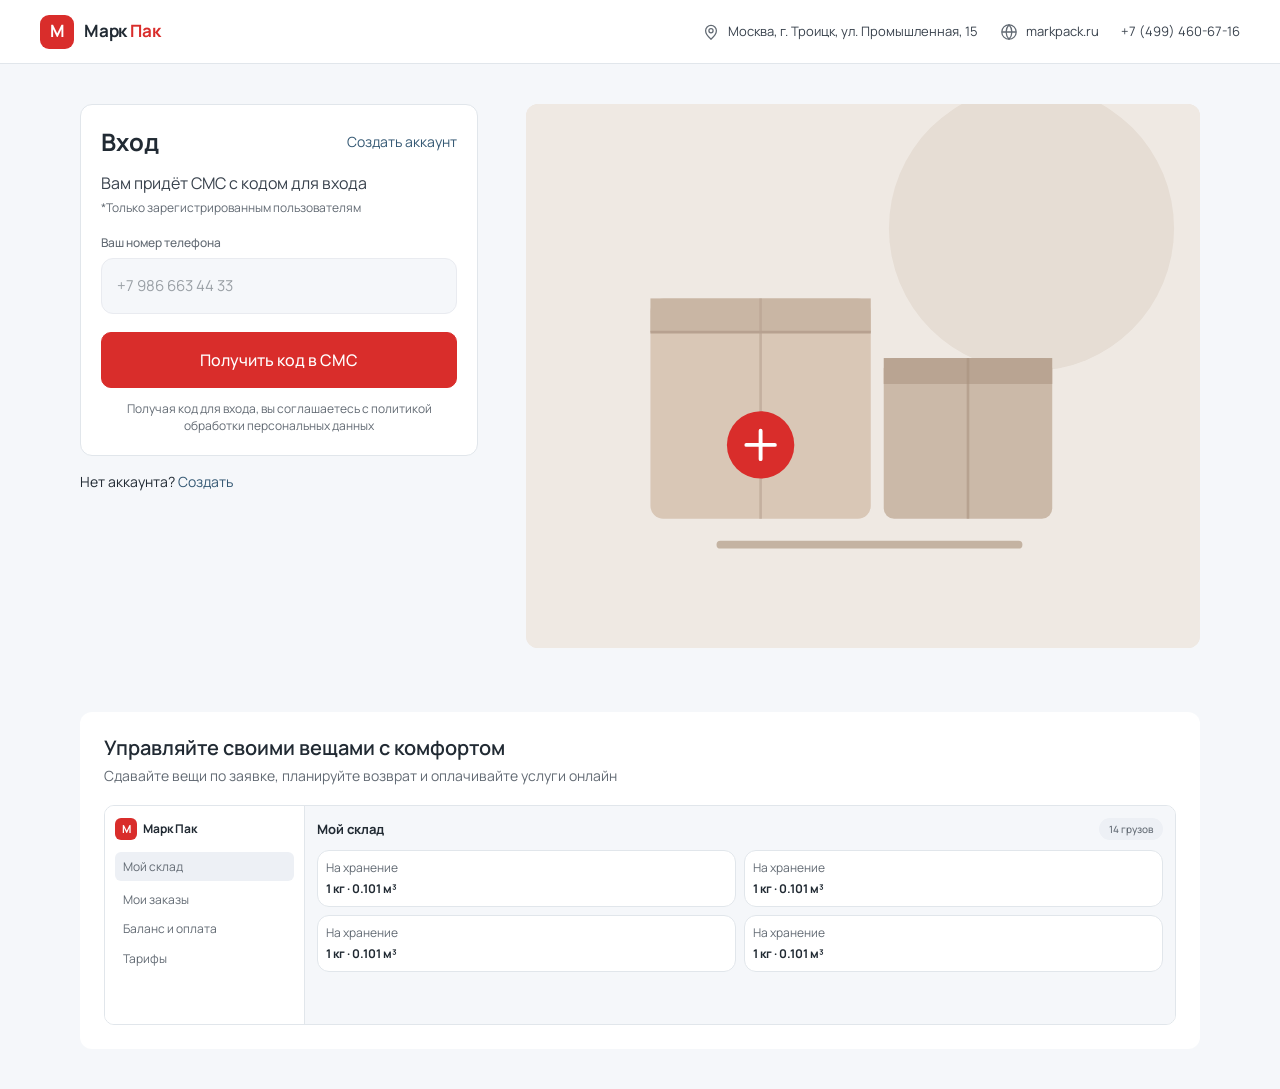
<file: index.html>
<!DOCTYPE html>
<html lang="ru">
<head>
<meta charset="utf-8">
<meta name="viewport" content="width=device-width, initial-scale=1">
<title>Вход — Марк Пак</title>
<link rel="icon" href="assets/img/favicon.svg" type="image/svg+xml">
<link rel="stylesheet" href="assets/css/app.css">
</head>
<body class="auth" data-page="login">

<header class="auth__header">
  <a href="index.html" class="row" style="gap:10px">
    <span class="logo-mark">М</span>
    <span class="logo-text">Марк <span>Пак</span></span>
  </a>
  <div class="auth__contacts">
    <span>
      <svg viewBox="0 0 20 20" fill="none"><path d="M10 18s6-5.1 6-9.3A6 6 0 0 0 4 8.7C4 12.9 10 18 10 18Z" stroke-width="1.4"/><circle cx="10" cy="8.6" r="2.3" stroke-width="1.4"/></svg>
      Москва, г. Троицк, ул. Промышленная, 15
    </span>
    <span>
      <svg viewBox="0 0 20 20" fill="none"><circle cx="10" cy="10" r="8" stroke-width="1.4"/><path d="M2.2 10h15.6M10 2c2 2.1 3.2 5 3.2 8s-1.2 5.9-3.2 8c-2-2.1-3.2-5-3.2-8S8 4.1 10 2Z" stroke-width="1.4"/></svg>
      markpack.ru
    </span>
    <span>+7 (499) 460-67-16</span>
  </div>
</header>

<main class="auth__body">
  <div>
    <div class="auth__card">
      <div class="row row--between" style="margin-bottom:12px">
        <div class="auth__title">Вход</div>
        <a href="#" style="font-size:14px" id="regLink">Создать аккаунт</a>
      </div>
      <p class="auth__sub">Вам придёт СМС с кодом для входа</p>
      <p class="auth__small">*Только зарегистрированным пользователям</p>

      <form id="loginForm" style="margin-top:18px">
        <div class="field" id="phoneField">
          <label class="field__label" for="phone">Ваш номер телефона</label>
          <input class="input" id="phone" name="phone" type="tel" placeholder="+7 986 663 44 33" autocomplete="tel">
        </div>
        <div class="field hidden" id="codeField">
          <label class="field__label" for="code">СМС код</label>
          <input class="input" id="code" name="code" inputmode="numeric" maxlength="6" placeholder="6 цифр">
          <p class="hint mt-8" id="resend">Отправить повторно: <span class="mono">60</span> сек.</p>
        </div>
        <button class="btn btn--primary btn--lg btn--block" type="submit" id="submitBtn">Получить код в СМС</button>
      </form>
      <p class="hint" style="margin-top:12px;text-align:center">Получая код для входа, вы соглашаетесь с политикой обработки персональных данных</p>
    </div>
    <p class="mt-16" style="font-size:14px">Нет аккаунта? <a href="#">Создать</a></p>
  </div>

  <div class="auth__art" aria-hidden="true">
    <svg viewBox="0 0 520 420" xmlns="http://www.w3.org/2000/svg">
      <rect width="520" height="420" fill="#EFE9E3"/>
      <circle cx="390" cy="96" r="110" fill="#E6DDD4"/>
      <rect x="96" y="150" width="170" height="170" rx="10" fill="#D9C7B6"/>
      <rect x="96" y="150" width="170" height="26" fill="#C9B6A4"/>
      <path d="M96 176h170" stroke="#B7A190" stroke-width="2"/>
      <path d="M181 150v170" stroke="#B7A190" stroke-width="2" opacity=".6"/>
      <rect x="276" y="196" width="130" height="124" rx="8" fill="#CBB9A8"/>
      <rect x="276" y="196" width="130" height="20" fill="#B9A492"/>
      <path d="M341 196v124" stroke="#A8917E" stroke-width="2" opacity=".55"/>
      <circle cx="181" cy="263" r="26" fill="#D92D2B"/>
      <path d="M170 263h22M181 252v22" stroke="#fff" stroke-width="3" stroke-linecap="round"/>
      <path d="M150 340h230" stroke="#C4B3A2" stroke-width="6" stroke-linecap="round"/>
    </svg>
  </div>
</main>

<footer class="auth__footer">
  <div class="auth__promo">
    <h2>Управляйте своими вещами с комфортом</h2>
    <p class="muted" style="font-size:14px">Сдавайте вещи по заявке, планируйте возврат и оплачивайте услуги онлайн</p>
    <div class="promo-mock">
      <div class="promo-mock__side">
        <div class="row" style="gap:6px;margin-bottom:12px"><span class="logo-mark" style="width:22px;height:22px;font-size:11px;border-radius:6px">М</span><b style="font-size:12px">Марк Пак</b></div>
        <div class="caption" style="background:#EDF0F5;border-radius:6px;padding:6px 8px;margin-bottom:4px">Мой склад</div>
        <div class="caption" style="padding:6px 8px">Мои заказы</div>
        <div class="caption" style="padding:6px 8px">Баланс и оплата</div>
        <div class="caption" style="padding:6px 8px">Тарифы</div>
      </div>
      <div class="promo-mock__main">
        <div class="row row--between" style="margin-bottom:10px">
          <b style="font-size:13px">Мой склад</b>
          <span class="chip chip--grey" style="font-size:10px">14 грузов</span>
        </div>
        <div style="display:grid;grid-template-columns:1fr 1fr;gap:8px">
          <div class="card" style="padding:8px"><div class="caption">На хранение</div><b style="font-size:12px">1 кг · 0.101 м³</b></div>
          <div class="card" style="padding:8px"><div class="caption">На хранение</div><b style="font-size:12px">1 кг · 0.101 м³</b></div>
          <div class="card" style="padding:8px"><div class="caption">На хранение</div><b style="font-size:12px">1 кг · 0.101 м³</b></div>
          <div class="card" style="padding:8px"><div class="caption">На хранение</div><b style="font-size:12px">1 кг · 0.101 м³</b></div>
        </div>
      </div>
    </div>
  </div>
</footer>

<script src="assets/js/data.js"></script>
<script src="assets/js/ui.js"></script>
<script>
(() => {
  const form = document.getElementById('loginForm');
  const phoneField = document.getElementById('phoneField');
  const codeField = document.getElementById('codeField');
  const btn = document.getElementById('submitBtn');
  const phone = document.getElementById('phone');
  const code = document.getElementById('code');
  const resend = document.getElementById('resend');
  let step = 'phone';
  let timer;

  document.getElementById('regLink').addEventListener('click', (e) => {
    e.preventDefault();
    UI.toast('Регистрация — в следующей версии прототипа');
  });

  function startTimer() {
    let left = 60;
    clearInterval(timer);
    resend.innerHTML = 'Отправить повторно: <span class="mono">60</span> сек.';
    timer = setInterval(() => {
      left -= 1;
      if (left <= 0) {
        clearInterval(timer);
        resend.innerHTML = '<a href="#" id="resendLink">Отправить повторно</a>';
        const link = document.getElementById('resendLink');
        if (link) link.addEventListener('click', (e) => { e.preventDefault(); startTimer(); });
        return;
      }
      resend.innerHTML = `Отправить повторно: <span class="mono">${left}</span> сек.`;
    }, 1000);
  }

  form.addEventListener('submit', (e) => {
    e.preventDefault();
    if (step === 'phone') {
      if (!phone.value.trim() || phone.value.replace(/\D/g, '').length < 10) {
        phone.focus();
        UI.toast('Введите номер телефона');
        return;
      }
      step = 'code';
      phoneField.classList.add('hidden');
      codeField.classList.remove('hidden');
      btn.textContent = 'Войти';
      btn.disabled = true;
      code.focus();
      startTimer();
      UI.toast('Код отправлен (демо: любые 6 цифр)');
      return;
    }
    if (code.value.replace(/\D/g, '').length !== 6) {
      UI.toast('Введите 6 цифр из СМС');
      return;
    }
    location.href = 'warehouse.html';
  });

  code.addEventListener('input', () => {
    btn.disabled = code.value.replace(/\D/g, '').length !== 6;
  });
})();
</script>
</body>
</html>
</file>
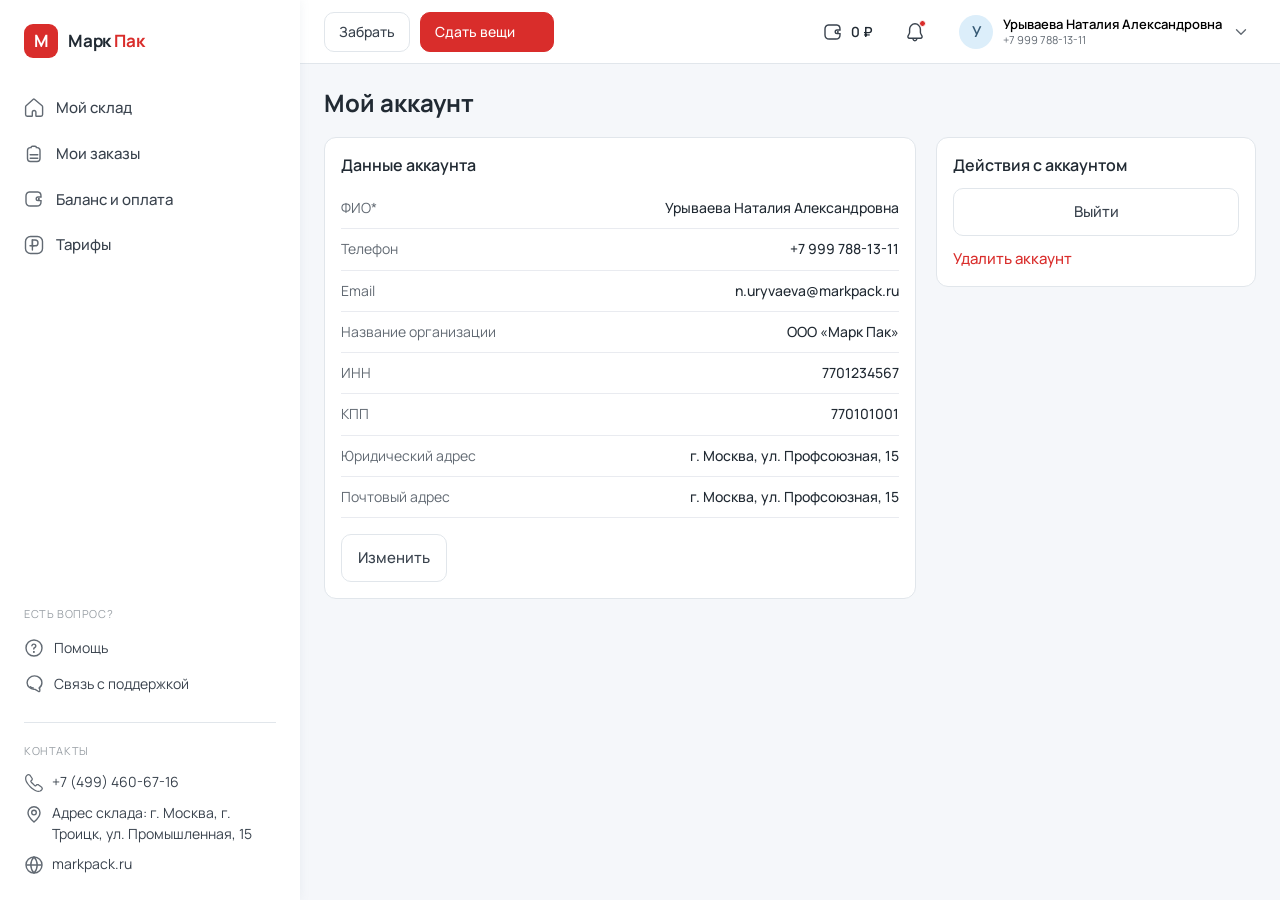
<file: account.html>
<!DOCTYPE html>
<html lang="ru">
<head>
<meta charset="utf-8">
<meta name="viewport" content="width=device-width, initial-scale=1">
<title>Мой аккаунт — Марк Пак</title>
<link rel="icon" href="assets/img/favicon.svg" type="image/svg+xml">
<link rel="stylesheet" href="assets/css/app.css">
</head>
<body data-page="account">
<div class="app">
  <aside class="sidebar" id="sidebar"></aside>
  <div class="main">
    <header class="topbar" id="topbar"></header>
    <main class="content">
      <div class="page-head"><h1>Мой аккаунт</h1></div>

      <div class="account-grid">
        <div class="card">
          <div id="viewMode">
            <h3 class="mb-12">Данные аккаунта</h3>
            <div id="dataRows"></div>
            <button class="btn btn--ghost mt-16" id="editBtn">Изменить</button>
          </div>

          <form id="editMode" class="hidden">
            <h3 class="mb-12">Изменить данные</h3>
            <div class="field"><label class="field__label">ФИО*</label><input class="input" id="fio" required></div>
            <div class="form-row">
              <div class="field"><label class="field__label">Email</label><input class="input" id="email" type="email" required></div>
              <div class="field"><label class="field__label">Телефон</label><input class="input" id="phone" disabled></div>
            </div>
            <div class="field"><label class="field__label">Название организации</label><input class="input" id="company"></div>
            <div class="form-row">
              <div class="field"><label class="field__label">ИНН</label><input class="input" id="inn"></div>
              <div class="field"><label class="field__label">КПП</label><input class="input" id="kpp"></div>
            </div>
            <div class="field"><label class="field__label">Юридический адрес</label><input class="input" id="legal"></div>
            <div class="field"><label class="field__label">Почтовый адрес</label><input class="input" id="postal"></div>
            <div class="row" style="justify-content:flex-end;gap:10px">
              <button type="button" class="btn btn--ghost" id="cancelEdit">Отмена</button>
              <button type="submit" class="btn btn--primary" style="min-width:180px">Сохранить</button>
            </div>
          </form>
        </div>

        <div class="card">
          <h3 class="mb-12">Действия с аккаунтом</h3>
          <a class="btn btn--ghost btn--block mb-12" href="index.html">Выйти</a>
          <button class="btn btn--link" id="deleteBtn" style="color:var(--primary)">Удалить аккаунт</button>
        </div>
      </div>
    </main>
  </div>
</div>
<nav class="bottom-nav" id="bottomNav"></nav>

<script src="assets/js/data.js"></script>
<script src="assets/js/ui.js"></script>
<script>
(() => {
  const u = window.DB.user;
  const rows = document.getElementById('dataRows');

  function render() {
    const items = [
      ['ФИО*', u.name],
      ['Телефон', u.phone],
      ['Email', u.email],
      ['Название организации', u.company],
      ['ИНН', u.inn],
      ['КПП', u.kpp],
      ['Юридический адрес', 'г. Москва, ул. Профсоюзная, 15'],
      ['Почтовый адрес', 'г. Москва, ул. Профсоюзная, 15']
    ];
    rows.innerHTML = items.map(([k, v]) => `<div class="data-row"><span>${UI.esc(k)}</span><b>${UI.esc(v)}</b></div>`).join('');
  }
  render();

  const view = document.getElementById('viewMode');
  const edit = document.getElementById('editMode');

  function fill() {
    document.getElementById('fio').value = u.name;
    document.getElementById('email').value = u.email;
    document.getElementById('phone').value = u.phone;
    document.getElementById('company').value = u.company;
    document.getElementById('inn').value = u.inn;
    document.getElementById('kpp').value = u.kpp;
    document.getElementById('legal').value = 'г. Москва, ул. Профсоюзная, 15';
    document.getElementById('postal').value = 'г. Москва, ул. Профсоюзная, 15';
  }

  document.getElementById('editBtn').addEventListener('click', () => {
    fill();
    view.classList.add('hidden');
    edit.classList.remove('hidden');
  });

  document.getElementById('cancelEdit').addEventListener('click', () => {
    edit.classList.add('hidden');
    view.classList.remove('hidden');
  });

  edit.addEventListener('submit', (e) => {
    e.preventDefault();
    u.name = document.getElementById('fio').value.trim();
    u.email = document.getElementById('email').value.trim();
    u.company = document.getElementById('company').value.trim();
    u.inn = document.getElementById('inn').value.trim();
    u.kpp = document.getElementById('kpp').value.trim();
    render();
    edit.classList.add('hidden');
    view.classList.remove('hidden');
    UI.toast('Данные сохранены');
  });

  document.getElementById('deleteBtn').addEventListener('click', () => {
    UI.openModal({
      title: 'Удалить аккаунт?',
      text: 'Будет сформирован запрос на удаление аккаунта. Данные будут удалены в течение 24 часов, восстановить их будет невозможно.',
      icon: 'warn',
      actions: [
        { label: 'Нет', className: 'btn--ghost' },
        { label: 'Да, удалить', className: 'btn--primary', onClick: () => {
          UI.closeModal();
          UI.openModal({
            icon: 'ok',
            title: 'Запрос успешно создан',
            text: 'Мы удалим данные в течение 24 часов.',
            actions: [{ label: 'Хорошо', onClick: () => { location.href = 'index.html'; } }]
          });
        } }
      ]
    });
  });
})();
</script>
</body>
</html>
</file>
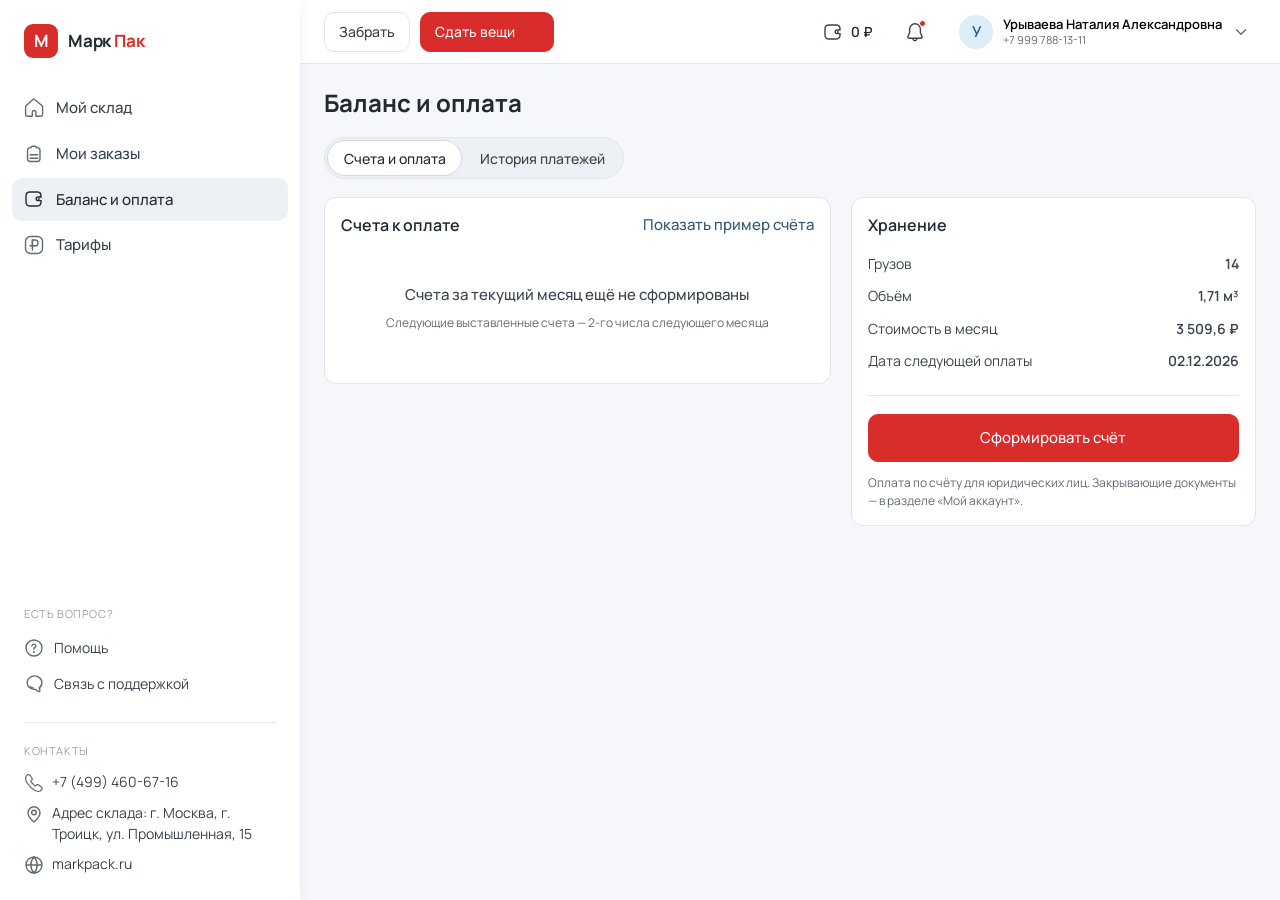
<file: balance.html>
<!DOCTYPE html>
<html lang="ru">
<head>
<meta charset="utf-8">
<meta name="viewport" content="width=device-width, initial-scale=1">
<title>Баланс и оплата — Марк Пак</title>
<link rel="icon" href="assets/img/favicon.svg" type="image/svg+xml">
<link rel="stylesheet" href="assets/css/app.css">
</head>
<body data-page="balance">
<div class="app">
  <aside class="sidebar" id="sidebar"></aside>
  <div class="main">
    <header class="topbar" id="topbar"></header>
    <main class="content">
      <div class="page-head"><h1>Баланс и оплата</h1></div>

      <div class="tabs" id="tabs">
        <button class="tab is-active" data-tab="bills">Счета и оплата</button>
        <button class="tab" data-tab="history">История платежей</button>
      </div>

      <section id="tabBills">
        <div class="balance-grid">
          <div class="card">
            <div class="row row--between mb-12">
              <h3>Счета к оплате</h3>
              <button class="btn btn--link small" id="demoInvoice">Показать пример счёта</button>
            </div>

            <div id="billsEmpty" class="empty" style="padding:36px 16px">
              <p style="color:var(--ink-2);font-weight:500">Счета за текущий месяц ещё не сформированы</p>
              <p class="hint mt-8">Следующие выставленные счета — 2-го числа следующего месяца</p>
            </div>

            <div id="billsList"></div>
          </div>

          <div class="card">
            <h3 class="mb-12">Хранение</h3>
            <div class="kv"><span>Грузов</span><b>14</b></div>
            <div class="kv"><span>Объём</span><b>1,71 м³</b></div>
            <div class="kv"><span>Стоимость в месяц</span><b>3 509,6 ₽</b></div>
            <div class="kv"><span>Дата следующей оплаты</span><b>02.12.2026</b></div>
            <div class="divider"></div>
            <button class="btn btn--primary btn--block" id="payBtn">Сформировать счёт</button>
            <p class="hint mt-12">Оплата по счёту для юридических лиц. Закрывающие документы — в разделе «Мой аккаунт».</p>
          </div>
        </div>
      </section>

      <section id="tabHistory" class="hidden">
        <div class="card" style="max-width:640px">
          <h3 class="mb-12">История платежей</h3>
          <div id="historyList"></div>
        </div>
      </section>
    </main>
  </div>
</div>
<nav class="bottom-nav" id="bottomNav"></nav>

<script src="assets/js/data.js"></script>
<script src="assets/js/ui.js"></script>
<script>
(() => {
  const DB = window.DB;

  document.querySelectorAll('[data-tab]').forEach(b => b.addEventListener('click', () => {
    document.querySelectorAll('[data-tab]').forEach(x => x.classList.toggle('is-active', x === b));
    document.getElementById('tabBills').classList.toggle('hidden', b.dataset.tab !== 'bills');
    document.getElementById('tabHistory').classList.toggle('hidden', b.dataset.tab !== 'history');
    window.scrollTo({ top: 0, behavior: 'smooth' });
  }));

  const history = document.getElementById('historyList');
  history.innerHTML = DB.payments.map(p => `
    <div class="history-row">
      <div>
        <div class="invoice__no">Счёт № ${UI.esc(p.no)}</div>
        <div class="invoice__type">${UI.esc(p.type)}</div>
        <div class="invoice__date">${UI.esc(p.date)}, ${UI.esc(p.time)}</div>
      </div>
      <span class="chip chip--grey">${UI.esc(p.status)}</span>
      <div class="row" style="gap:8px">
        <b class="mono">${UI.money(p.sum)} ₽</b>
        <button class="invoice__dl" aria-label="Скачать счёт">
          <svg viewBox="0 0 20 20" fill="none"><path d="M10 2.5v9.2M6.5 8.5 10 12l3.5-3.5" stroke-width="1.5" stroke-linecap="round" stroke-linejoin="round"/><path d="M3.5 13.2v1.8c0 1.4 1.1 2.5 2.5 2.5h8c1.4 0 2.5-1.1 2.5-2.5v-1.8" stroke-width="1.5" stroke-linecap="round"/></svg>
        </button>
      </div>
    </div>`).join('');

  history.querySelectorAll('.invoice__dl').forEach(b => b.addEventListener('click', () => UI.toast('Счёт скачан (демо)')));

  document.getElementById('demoInvoice').addEventListener('click', () => {
    document.getElementById('billsEmpty').classList.add('hidden');
    document.getElementById('billsList').innerHTML = `
      <div class="invoice">
        <div>
          <div class="invoice__no">Счёт № 1985</div>
          <div class="invoice__type">Хранение</div>
          <div class="invoice__date">выставлен 02.12.2026 · оплатить до 12.12.2026</div>
        </div>
        <div class="invoice__sum mono">3 509,60 ₽</div>
        <button class="invoice__dl" aria-label="Скачать счёт">
          <svg viewBox="0 0 20 20" fill="none"><path d="M10 2.5v9.2M6.5 8.5 10 12l3.5-3.5" stroke-width="1.5" stroke-linecap="round" stroke-linejoin="round"/><path d="M3.5 13.2v1.8c0 1.4 1.1 2.5 2.5 2.5h8c1.4 0 2.5-1.1 2.5-2.5v-1.8" stroke-width="1.5" stroke-linecap="round"/></svg>
        </button>
      </div>
      <div class="row mt-16" style="justify-content:flex-end">
        <button class="btn btn--ghost btn--sm" id="demoPay">Оплатить по счёту</button>
        <button class="btn btn--primary btn--sm" id="demoSbp">Оплатить СБП</button>
      </div>`;
    const dl = document.querySelector('#billsList .invoice__dl');
    if (dl) dl.addEventListener('click', () => UI.toast('Счёт скачан (демо)'));
    const pay = document.getElementById('demoPay');
    if (pay) pay.addEventListener('click', () => UI.openSuccess('Счёт оплачен', 'Средства поступят в течение рабочего дня'));
    const sbp = document.getElementById('demoSbp');
    if (sbp) sbp.addEventListener('click', () => UI.openPayment(3509.6));
  });

  document.getElementById('payBtn').addEventListener('click', () => UI.openTopUp());
})();
</script>
</body>
</html>
</file>
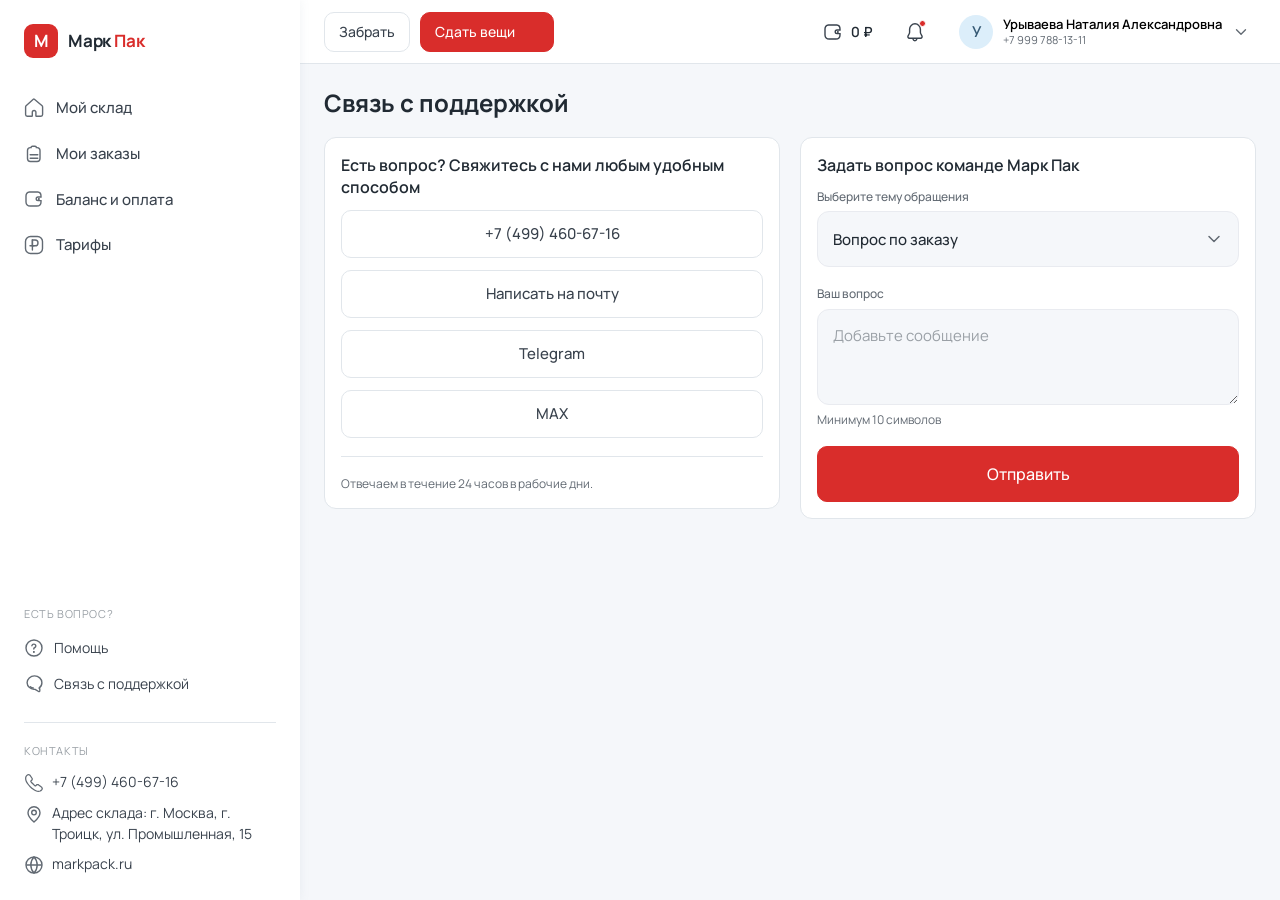
<file: contacts.html>
<!DOCTYPE html>
<html lang="ru">
<head>
<meta charset="utf-8">
<meta name="viewport" content="width=device-width, initial-scale=1">
<title>Связь с поддержкой — Марк Пак</title>
<link rel="icon" href="assets/img/favicon.svg" type="image/svg+xml">
<link rel="stylesheet" href="assets/css/app.css">
</head>
<body data-page="contacts">
<div class="app">
  <aside class="sidebar" id="sidebar"></aside>
  <div class="main">
    <header class="topbar" id="topbar"></header>
    <main class="content">
      <div class="page-head"><h1>Связь с поддержкой</h1></div>

      <div class="detail" style="grid-template-columns:minmax(0,1fr) minmax(0,1fr)">
        <div class="card">
          <h3 class="mb-12">Есть вопрос? Свяжитесь с нами любым удобным способом</h3>
          <a class="btn btn--ghost btn--block mb-12" href="tel:+74994606716">+7 (499) 460-67-16</a>
          <a class="btn btn--ghost btn--block mb-12" href="mailto:support@markpack.ru">Написать на почту</a>
          <a class="btn btn--ghost btn--block mb-12" href="https://t.me/markpack" target="_blank" rel="noreferrer">Telegram</a>
          <a class="btn btn--ghost btn--block" href="https://max.ru" target="_blank" rel="noreferrer">MAX</a>
          <div class="divider"></div>
          <p class="hint">Отвечаем в течение 24 часов в рабочие дни.</p>
        </div>

        <div class="card" id="formCard">
          <h3 class="mb-12">Задать вопрос команде Марк Пак</h3>
          <form id="supportForm">
            <div class="field">
              <label class="field__label">Выберите тему обращения</label>
              <select class="select" id="topic"></select>
            </div>
            <div class="field">
              <label class="field__label">Ваш вопрос</label>
              <textarea class="textarea" id="message" placeholder="Добавьте сообщение" minlength="10" required></textarea>
              <p class="hint">Минимум 10 символов</p>
            </div>
            <button class="btn btn--primary btn--lg btn--block" type="submit">Отправить</button>
          </form>
        </div>
      </div>
    </main>
  </div>
</div>
<nav class="bottom-nav" id="bottomNav"></nav>

<script src="assets/js/data.js"></script>
<script src="assets/js/ui.js"></script>
<script>
(() => {
  const topic = document.getElementById('topic');
  window.DB.supportTopics.forEach(t => topic.add(new Option(t, t)));

  document.getElementById('supportForm').addEventListener('submit', (e) => {
    e.preventDefault();
    const msg = document.getElementById('message').value.trim();
    if (msg.length < 10) { UI.toast('Опишите вопрос подробнее (минимум 10 символов)'); return; }
    document.getElementById('formCard').innerHTML = `
      <div class="empty" style="padding:40px 16px">
        <div style="font-size:28px;color:#2DB270;margin-bottom:8px">✓</div>
        <h3>Спасибо за ваше обращение!</h3>
        <p class="mt-8">Мы обработаем ваш вопрос и вернёмся с ответом в течение 24 часов.</p>
      </div>`;
  });
})();
</script>
</body>
</html>
</file>
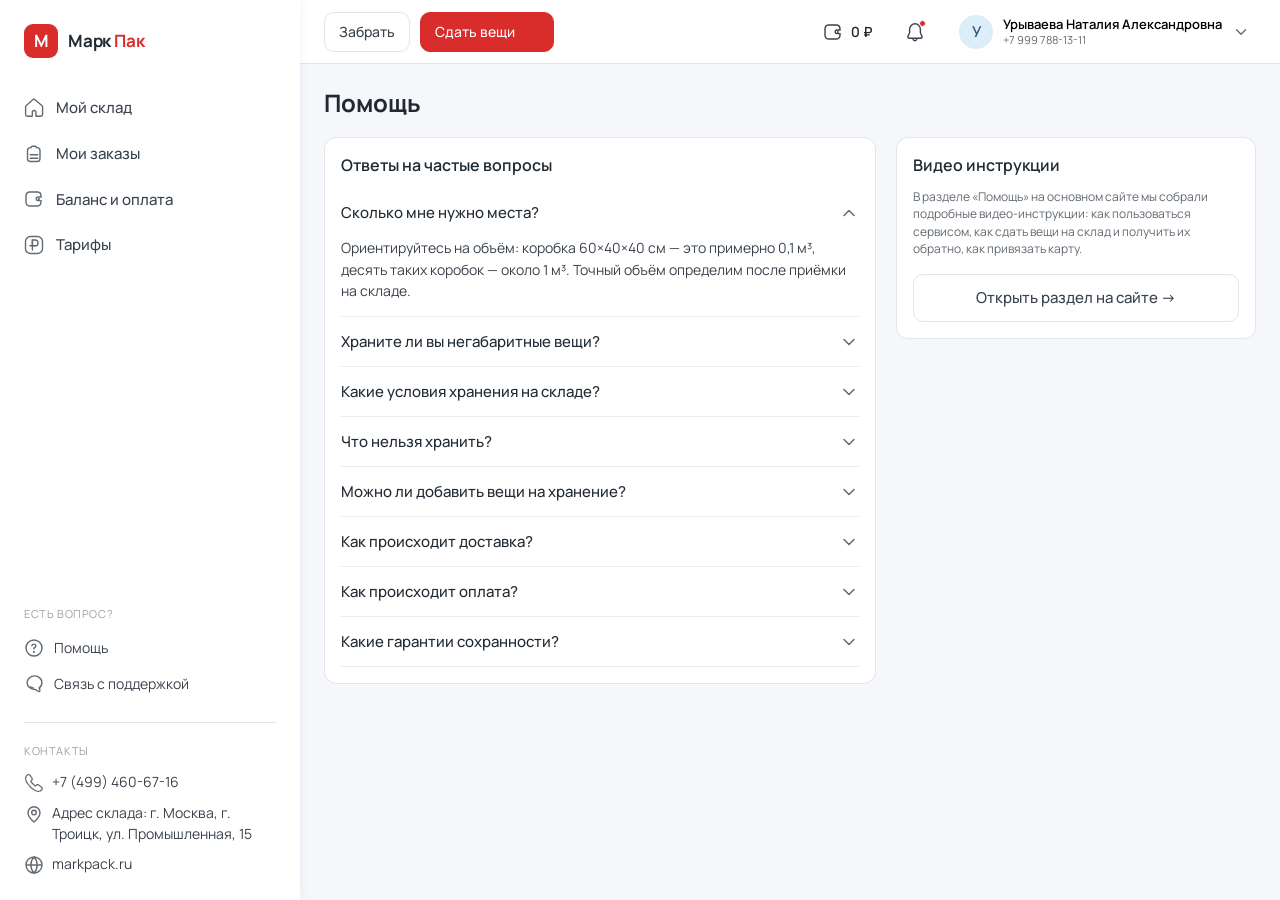
<file: faq.html>
<!DOCTYPE html>
<html lang="ru">
<head>
<meta charset="utf-8">
<meta name="viewport" content="width=device-width, initial-scale=1">
<title>Помощь — Марк Пак</title>
<link rel="icon" href="assets/img/favicon.svg" type="image/svg+xml">
<link rel="stylesheet" href="assets/css/app.css">
</head>
<body data-page="faq">
<div class="app">
  <aside class="sidebar" id="sidebar"></aside>
  <div class="main">
    <header class="topbar" id="topbar"></header>
    <main class="content">
      <div class="page-head"><h1>Помощь</h1></div>

      <div class="detail" style="grid-template-columns:minmax(0,1fr) 360px">
        <div class="card">
          <h3 class="mb-12">Ответы на частые вопросы</h3>
          <div id="faqList"></div>
        </div>

        <aside class="card">
          <h3 class="mb-12">Видео инструкции</h3>
          <p class="hint mb-16">В разделе «Помощь» на основном сайте мы собрали подробные видео-инструкции: как пользоваться сервисом, как сдать вещи на склад и получить их обратно, как привязать карту.</p>
          <a class="btn btn--ghost btn--block" href="https://markpack.ru" target="_blank" rel="noreferrer">Открыть раздел на сайте →</a>
        </aside>
      </div>
    </main>
  </div>
</div>
<nav class="bottom-nav" id="bottomNav"></nav>

<script src="assets/js/data.js"></script>
<script src="assets/js/ui.js"></script>
<script>
(() => {
  const list = document.getElementById('faqList');
  list.innerHTML = window.DB.faq.map((f, i) => `
    <div class="faq-item ${i === 0 ? 'is-open' : ''}">
      <button class="faq-q">${UI.esc(f.q)}
        <svg viewBox="0 0 20 20" fill="none"><path d="m5 7.5 5 5 5-5" stroke-width="1.5" stroke-linecap="round" stroke-linejoin="round"/></svg>
      </button>
      <div class="faq-a">${UI.esc(f.a)}</div>
    </div>`).join('');

  list.querySelectorAll('.faq-q').forEach(q => q.addEventListener('click', () => {
    q.closest('.faq-item').classList.toggle('is-open');
  }));
})();
</script>
</body>
</html>
</file>
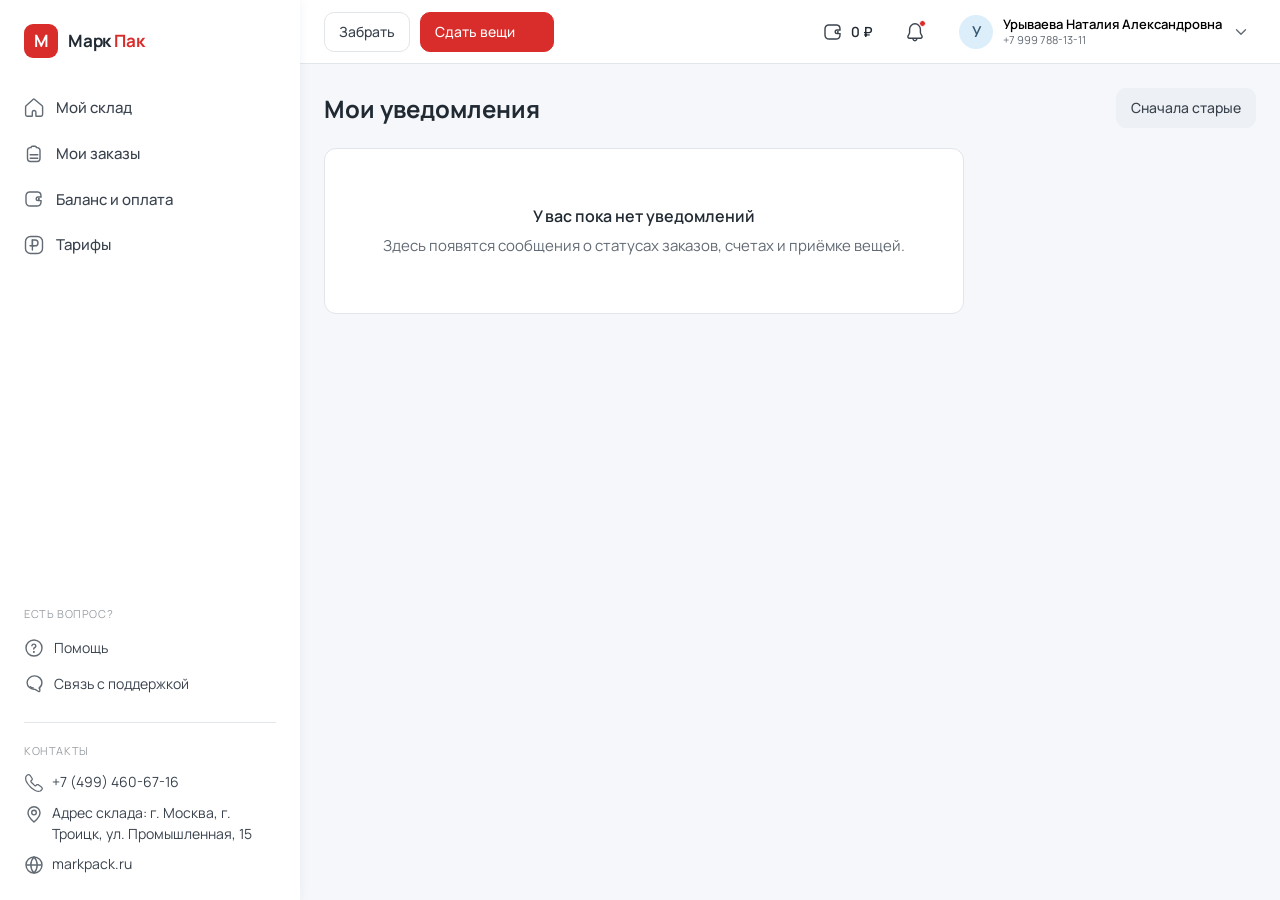
<file: notifications.html>
<!DOCTYPE html>
<html lang="ru">
<head>
<meta charset="utf-8">
<meta name="viewport" content="width=device-width, initial-scale=1">
<title>Уведомления — Марк Пак</title>
<link rel="icon" href="assets/img/favicon.svg" type="image/svg+xml">
<link rel="stylesheet" href="assets/css/app.css">
</head>
<body data-page="notifications">
<div class="app">
  <aside class="sidebar" id="sidebar"></aside>
  <div class="main">
    <header class="topbar" id="topbar"></header>
    <main class="content">
      <div class="page-head page-head--between">
        <h1>Мои уведомления</h1>
        <button class="btn btn--grey btn--sm" id="sortBtn">Сначала старые</button>
      </div>

      <div class="card" style="max-width:640px">
        <div class="empty" style="padding:40px 16px">
          <h3>У вас пока нет уведомлений</h3>
          <p class="mt-8">Здесь появятся сообщения о статусах заказов, счетах и приёмке вещей.</p>
        </div>
      </div>
    </main>
  </div>
</div>
<nav class="bottom-nav" id="bottomNav"></nav>

<script src="assets/js/data.js"></script>
<script src="assets/js/ui.js"></script>
<script>
(() => {
  const btn = document.getElementById('sortBtn');
  let order = 'old';
  btn.addEventListener('click', () => {
    order = order === 'old' ? 'new' : 'old';
    btn.textContent = order === 'old' ? 'Сначала старые' : 'Сначала новые';
    UI.toast('Сортировка изменена');
  });
})();
</script>
</body>
</html>
</file>
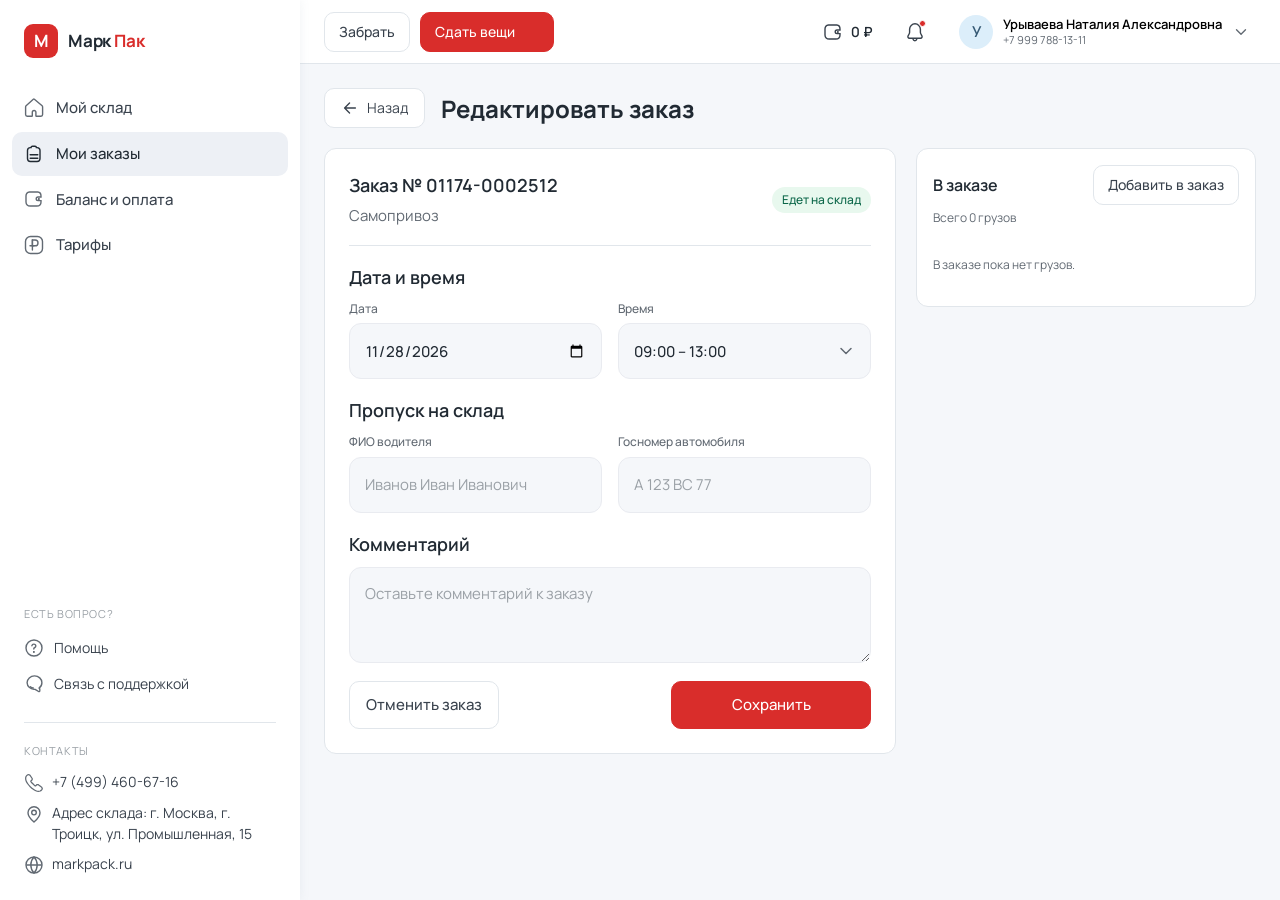
<file: order.html>
<!DOCTYPE html>
<html lang="ru">
<head>
<meta charset="utf-8">
<meta name="viewport" content="width=device-width, initial-scale=1">
<title>Заказ — Марк Пак</title>
<link rel="icon" href="assets/img/favicon.svg" type="image/svg+xml">
<link rel="stylesheet" href="assets/css/app.css">
</head>
<body data-page="orders">
<div class="app">
  <aside class="sidebar" id="sidebar"></aside>
  <div class="main">
    <header class="topbar" id="topbar"></header>
    <main class="content">
      <div class="page-head">
        <a class="back-btn" href="orders.html">
          <svg viewBox="0 0 20 20" fill="none"><path d="M16 10H5M9.5 4.5 4 10l5.5 5.5" stroke-width="1.5" stroke-linecap="round" stroke-linejoin="round"/></svg>
          Назад
        </a>
        <h1>Редактировать заказ</h1>
      </div>

      <div class="detail">
        <form class="form-card" id="orderForm" style="max-width:none">
          <div class="row row--between mb-8">
            <div>
              <h2 id="orderNo">Заказ № —</h2>
              <p class="muted mt-8" id="orderTitle"></p>
            </div>
            <span class="chip" id="orderStatus"></span>
          </div>
          <p class="hint hidden" id="readonlyNote" style="color:#B21412">Редактирование невозможно.</p>
          <div class="divider"></div>

          <div class="section__title">Дата и время</div>
          <div class="form-row">
            <div class="field">
              <label class="field__label">Дата</label>
              <input class="input" type="date" id="orderDate">
            </div>
            <div class="field">
              <label class="field__label">Время</label>
              <select class="select" id="orderTime">
                <option>09:00 – 13:00</option>
                <option>13:00 – 17:00</option>
                <option>13:00 – 20:00</option>
              </select>
            </div>
          </div>

          <div id="passBlock">
            <div class="section__title">Пропуск на склад</div>
            <div class="form-row">
              <div class="field"><label class="field__label">ФИО водителя</label><input class="input" placeholder="Иванов Иван Иванович"></div>
              <div class="field"><label class="field__label">Госномер автомобиля</label><input class="input" placeholder="А 123 ВС 77"></div>
            </div>
          </div>

          <div id="addressBlock" class="hidden">
            <div class="section__title">Адрес доставки</div>
            <div class="card card--flat mb-16">
              <b style="font-size:14px">г. Москва, ул. Профсоюзная, 15</b>
              <div class="caption mt-8">подъезд 2, этаж 5, домофон 15, лифт Пассажирский</div>
            </div>
            <div class="form-row">
              <div class="field"><label class="field__label">ФИО контактного лица</label><input class="input" value="Урываева Наталия Александровна"></div>
              <div class="field"><label class="field__label">Номер телефона</label><input class="input" value="+7 999 788-13-11"></div>
            </div>
          </div>

          <div class="section__title">Комментарий</div>
          <div class="field">
            <textarea class="textarea" id="orderComment" placeholder="Оставьте комментарий к заказу"></textarea>
          </div>

          <div class="row row--between" style="gap:12px">
            <button type="button" class="btn btn--ghost" id="cancelBtn">Отменить заказ</button>
            <button type="submit" class="btn btn--primary" style="min-width:200px" id="saveBtn">Сохранить</button>
          </div>
        </form>

        <aside class="detail__side">
          <div class="side-head">
            <h3>В заказе</h3>
            <button class="btn btn--ghost btn--sm" id="addItems">Добавить в заказ</button>
          </div>
          <div class="side-sub" id="itemsCount">Всего 0 грузов</div>
          <div id="itemsList"></div>
        </aside>
      </div>
    </main>
  </div>
</div>
<nav class="bottom-nav" id="bottomNav"></nav>

<script src="assets/js/data.js"></script>
<script src="assets/js/ui.js"></script>
<script>
(() => {
  const DB = window.DB;
  const params = new URLSearchParams(location.search);
  const no = params.get('no') || '01174-0002512';
  const order = DB.orders.find(o => o.no === no) || DB.orders[0];
  const items = DB.orderItems[order.no] || [];
  const editable = !!order.editable && !['CLOSED', 'CANCEL'].includes(order.status);

  document.getElementById('orderNo').textContent = `Заказ № ${order.no}`;
  document.getElementById('orderTitle').textContent = order.title;

  const statusChip = document.getElementById('orderStatus');
  statusChip.textContent = order.statusText;
  statusChip.className = 'chip ' + (order.status === 'CLOSED' ? 'chip--grey' : order.status === 'CANCEL' ? 'chip--red' : 'chip--green');

  const dateInput = document.getElementById('orderDate');
  const [d, m, y] = order.date.split('.');
  dateInput.value = `${y}-${m}-${d}`;

  const timeSelect = document.getElementById('orderTime');
  [...timeSelect.options].forEach(o => { if (o.textContent.trim() === order.time) timeSelect.value = o.value; });

  const isAsn = order.type === 'asn';
  document.getElementById('passBlock').classList.toggle('hidden', !isAsn || order.needDelivery);
  document.getElementById('addressBlock').classList.toggle('hidden', isAsn && !order.needDelivery);

  if (!editable) {
    document.getElementById('readonlyNote').classList.remove('hidden');
    document.querySelectorAll('#orderForm .input, #orderForm .select, #orderForm .textarea').forEach(el => el.disabled = true);
    document.getElementById('saveBtn').disabled = true;
    document.getElementById('cancelBtn').disabled = true;
    document.getElementById('addItems').disabled = true;
  }

  document.getElementById('itemsCount').textContent = `Всего ${items.length || order.items || 0} грузов`;
  const listEl = document.getElementById('itemsList');
  if (items.length) {
    listEl.innerHTML = items.map((it, i) => `
      <div class="mini-item">
        <div class="mini-item__img">${UI.I.box}</div>
        <div class="mini-item__body">
          <div class="mini-item__size">${it.weight} кг · ${Number(it.volume).toFixed(3)} м³ · ${it.qty} шт</div>
          <div class="mini-item__title">${UI.esc(it.title)}</div>
          <div class="mini-item__no">№ ${UI.esc(it.no)}</div>
        </div>
        ${editable ? `<button class="mini-item__del" data-del="${i}" aria-label="Удалить груз">✕</button>` : ''}
      </div>`).join('');
    listEl.querySelectorAll('[data-del]').forEach(b => b.addEventListener('click', () => {
      const idx = Number(b.dataset.del);
      const removed = items.splice(idx, 1)[0];
      UI.toast(`Груз ${removed.no} убран из заказа`);
      document.getElementById('itemsCount').textContent = `Всего ${items.length} грузов`;
      b.closest('.mini-item').remove();
    }));
  } else {
    listEl.innerHTML = `<p class="hint" style="padding:16px 0">В заказе пока нет грузов.</p>`;
  }

  document.getElementById('addItems').addEventListener('click', () => {
    if (!editable) return;
    location.href = 'refund.html';
  });

  document.getElementById('orderForm').addEventListener('submit', (e) => {
    e.preventDefault();
    UI.toast('Заказ сохранён');
    setTimeout(() => { location.href = 'orders.html'; }, 700);
  });

  document.getElementById('cancelBtn').addEventListener('click', () => {
    if (!editable) return;
    const paid = order.status === 'PACKED';
    UI.openModal({
      title: `Вы уверены, что хотите отменить заказ № ${order.no}?`,
      text: 'После отмены заказа восстановить его будет невозможно.',
      icon: 'warn',
      body: paid ? '<p class="hint mt-12" style="color:#B21412">На данном этапе отмена заказа будет платной. Расчёт услуги вы сможете посмотреть в разделе «Баланс и оплата».</p>' : '',
      actions: [
        { label: 'Нет', className: 'btn--ghost' },
        { label: 'Да', className: 'btn--primary', onClick: () => {
          order.status = 'CANCEL';
          order.statusText = 'Отменен';
          order.editable = false;
          UI.closeModal();
          UI.toast('Заказ отменён');
          setTimeout(() => { location.href = 'orders.html'; }, 700);
        } }
      ]
    });
  });
})();
</script>
</body>
</html>
</file>
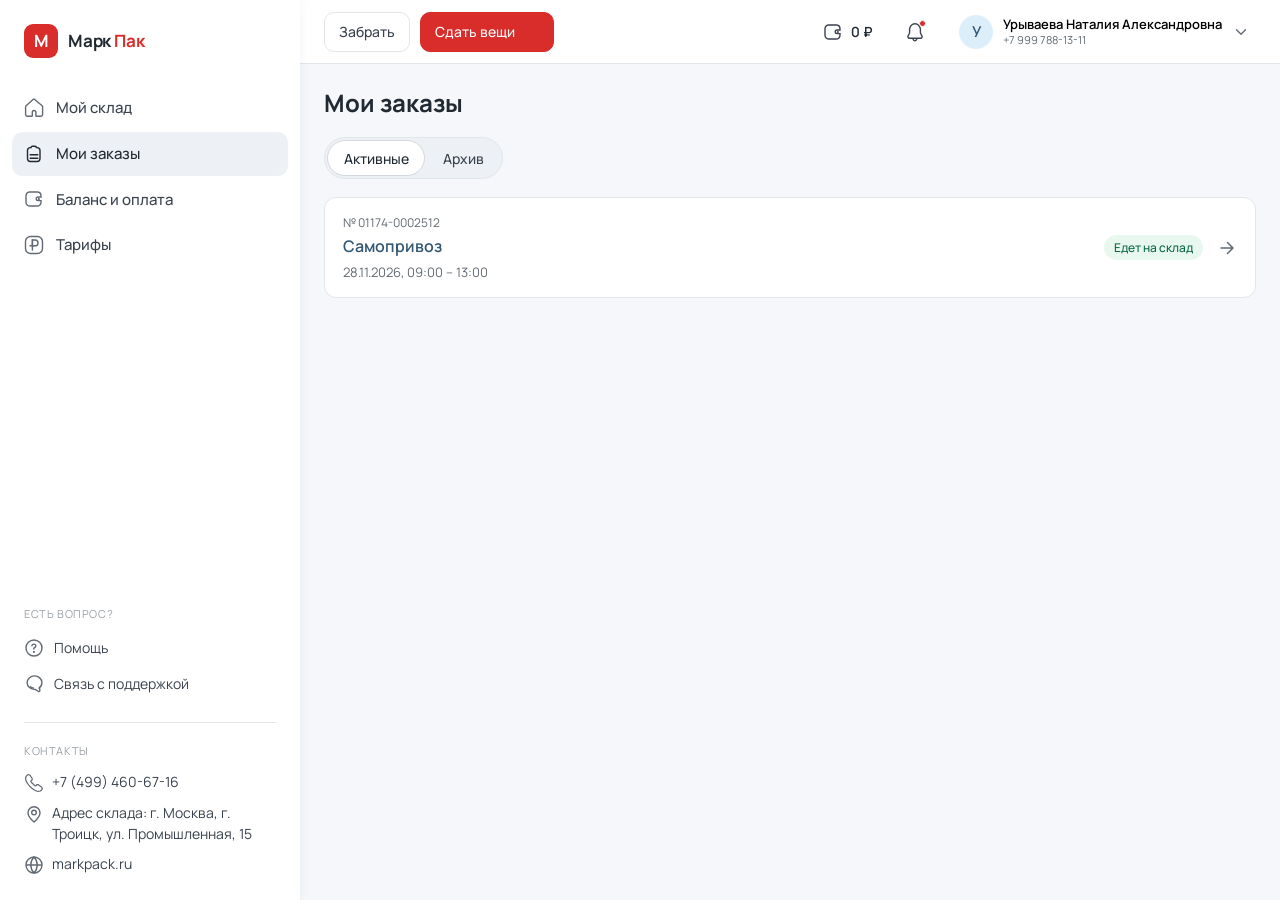
<file: orders.html>
<!DOCTYPE html>
<html lang="ru">
<head>
<meta charset="utf-8">
<meta name="viewport" content="width=device-width, initial-scale=1">
<title>Мои заказы — Марк Пак</title>
<link rel="icon" href="assets/img/favicon.svg" type="image/svg+xml">
<link rel="stylesheet" href="assets/css/app.css">
</head>
<body data-page="orders">
<div class="app">
  <aside class="sidebar" id="sidebar"></aside>
  <div class="main">
    <header class="topbar" id="topbar"></header>
    <main class="content">
      <div class="page-head"><h1>Мои заказы</h1></div>

      <div class="tabs" id="tabs">
        <button class="tab is-active" data-tab="active">Активные</button>
        <button class="tab" data-tab="archive">Архив</button>
      </div>

      <div id="list" class="order-list"></div>
    </main>
  </div>
</div>
<nav class="bottom-nav" id="bottomNav"></nav>

<script src="assets/js/data.js"></script>
<script src="assets/js/ui.js"></script>
<script>
(() => {
  const DB = window.DB;
  const list = document.getElementById('list');
  const ACTIVE = ['CREATED', 'PROCESSING', 'CONFIRMED', 'PACKED', 'DELIVERY', 'ACCEPTED'];

  function render(tab) {
    document.querySelectorAll('[data-tab]').forEach(b => b.classList.toggle('is-active', b.dataset.tab === tab));
    const items = DB.orders.filter(o => tab === 'active' ? ACTIVE.includes(o.status) : !ACTIVE.includes(o.status));
    if (!items.length) {
      list.innerHTML = `<div class="empty">
        <h3>${tab === 'active' ? 'Активных заказов нет' : 'В архиве пока пусто'}</h3>
        <p>${tab === 'active' ? 'Создайте заявку на сдачу или возврат вещей.' : 'Здесь появятся завершённые и отменённые заказы.'}</p>
        ${tab === 'active' ? '<a class="btn btn--primary mt-16" href="send.html" style="display:inline-flex">Сдать вещи</a>' : ''}
      </div>`;
      return;
    }
    list.innerHTML = items.map(o => UI.orderRow(o)).join('');
  }

  document.querySelectorAll('[data-tab]').forEach(b => b.addEventListener('click', () => render(b.dataset.tab)));
  render('active');
})();
</script>
</body>
</html>
</file>
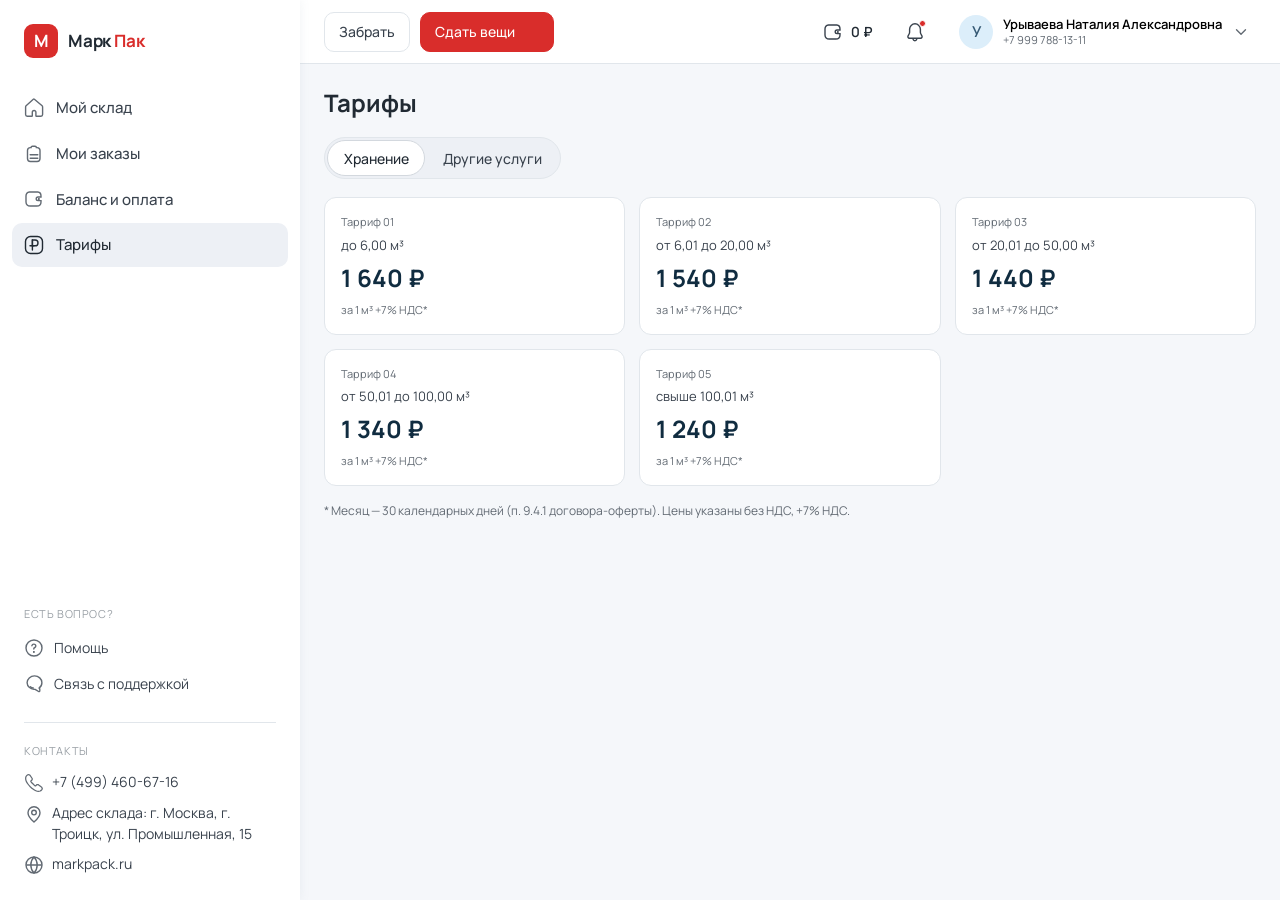
<file: prices.html>
<!DOCTYPE html>
<html lang="ru">
<head>
<meta charset="utf-8">
<meta name="viewport" content="width=device-width, initial-scale=1">
<title>Тарифы — Марк Пак</title>
<link rel="icon" href="assets/img/favicon.svg" type="image/svg+xml">
<link rel="stylesheet" href="assets/css/app.css">
</head>
<body data-page="prices">
<div class="app">
  <aside class="sidebar" id="sidebar"></aside>
  <div class="main">
    <header class="topbar" id="topbar"></header>
    <main class="content">
      <div class="page-head"><h1>Тарифы</h1></div>

      <div class="tabs" id="tabs">
        <button class="tab is-active" data-tab="storage">Хранение</button>
        <button class="tab" data-tab="other">Другие услуги</button>
      </div>

      <section id="tabStorage">
        <div class="price-grid" id="priceGrid"></div>
        <p class="hint mt-16">* Месяц — 30 календарных дней (п. 9.4.1 договора-оферты). Цены указаны без НДС, +7% НДС.</p>
      </section>

      <section id="tabOther" class="hidden">
        <div class="card" style="max-width:720px">
          <h3>Доставка</h3>
          <div class="delivery-row">
            <div>
              <b style="color:var(--ink)">по Москве</b>
              <p class="hint mt-8">Единая стоимость вне зависимости от сложности и габаритов вещей</p>
            </div>
            <div style="text-align:right"><b>2 675 ₽ / м³</b><div class="caption">для юридических лиц</div></div>
          </div>
          <div class="delivery-row">
            <div>
              <b style="color:var(--ink)">за МКАД</b>
              <p class="hint mt-8">Кроме ТиНАО, Подольска и Климовска</p>
            </div>
            <div style="text-align:right"><b>+ 139,1 ₽ / км</b><div class="caption">к стоимости по Москве</div></div>
          </div>
          <div class="section__title mt-24">Ограничения</div>
          <ul style="padding-left:18px;list-style:disc;color:var(--ink-2);font-size:14px;line-height:1.7">
            <li>Вес одного грузового места — не более 100 кг</li>
            <li>Не перевозим пианино и антиквариат</li>
            <li>Не храним горючие и взрывоопасные материалы, продукты, растения и животных</li>
          </ul>
        </div>
      </section>
    </main>
  </div>
</div>
<nav class="bottom-nav" id="bottomNav"></nav>

<script src="assets/js/data.js"></script>
<script src="assets/js/ui.js"></script>
<script>
(() => {
  const DB = window.DB;
  const grid = document.getElementById('priceGrid');
  const individual = DB.user.type === 'individual';

  if (individual) {
    grid.innerHTML = DB.tariffsIndividual.map(t => `
      <div class="price-card">
        <div class="price-card__num">${t.n === '—' ? 'Персональный тариф' : 'Тариф ' + t.n}</div>
        <div class="price-card__vol">${UI.esc(t.title)}</div>
        <div class="price-card__sum">${t.price === 'Индивидуально' ? 'Индивидуально' : t.price + ' ₽'}</div>
        <div class="price-card__note">${t.price === 'Индивидуально' ? 'объём — любой' : 'в месяц*, объём ' + t.vol}</div>
      </div>`).join('');
  } else {
    grid.innerHTML = DB.tariffsCompany.map(t => `
      <div class="price-card">
        <div class="price-card__num">Тарриф ${t.n}</div>
        <div class="price-card__vol">${t.range}</div>
        <div class="price-card__sum">${t.price} ₽</div>
        <div class="price-card__note">за 1 м³ +7% НДС*</div>
      </div>`).join('');
  }

  document.querySelectorAll('[data-tab]').forEach(b => b.addEventListener('click', () => {
    document.querySelectorAll('[data-tab]').forEach(x => x.classList.toggle('is-active', x === b));
    document.getElementById('tabStorage').classList.toggle('hidden', b.dataset.tab !== 'storage');
    document.getElementById('tabOther').classList.toggle('hidden', b.dataset.tab !== 'other');
  }));
})();
</script>
</body>
</html>
</file>
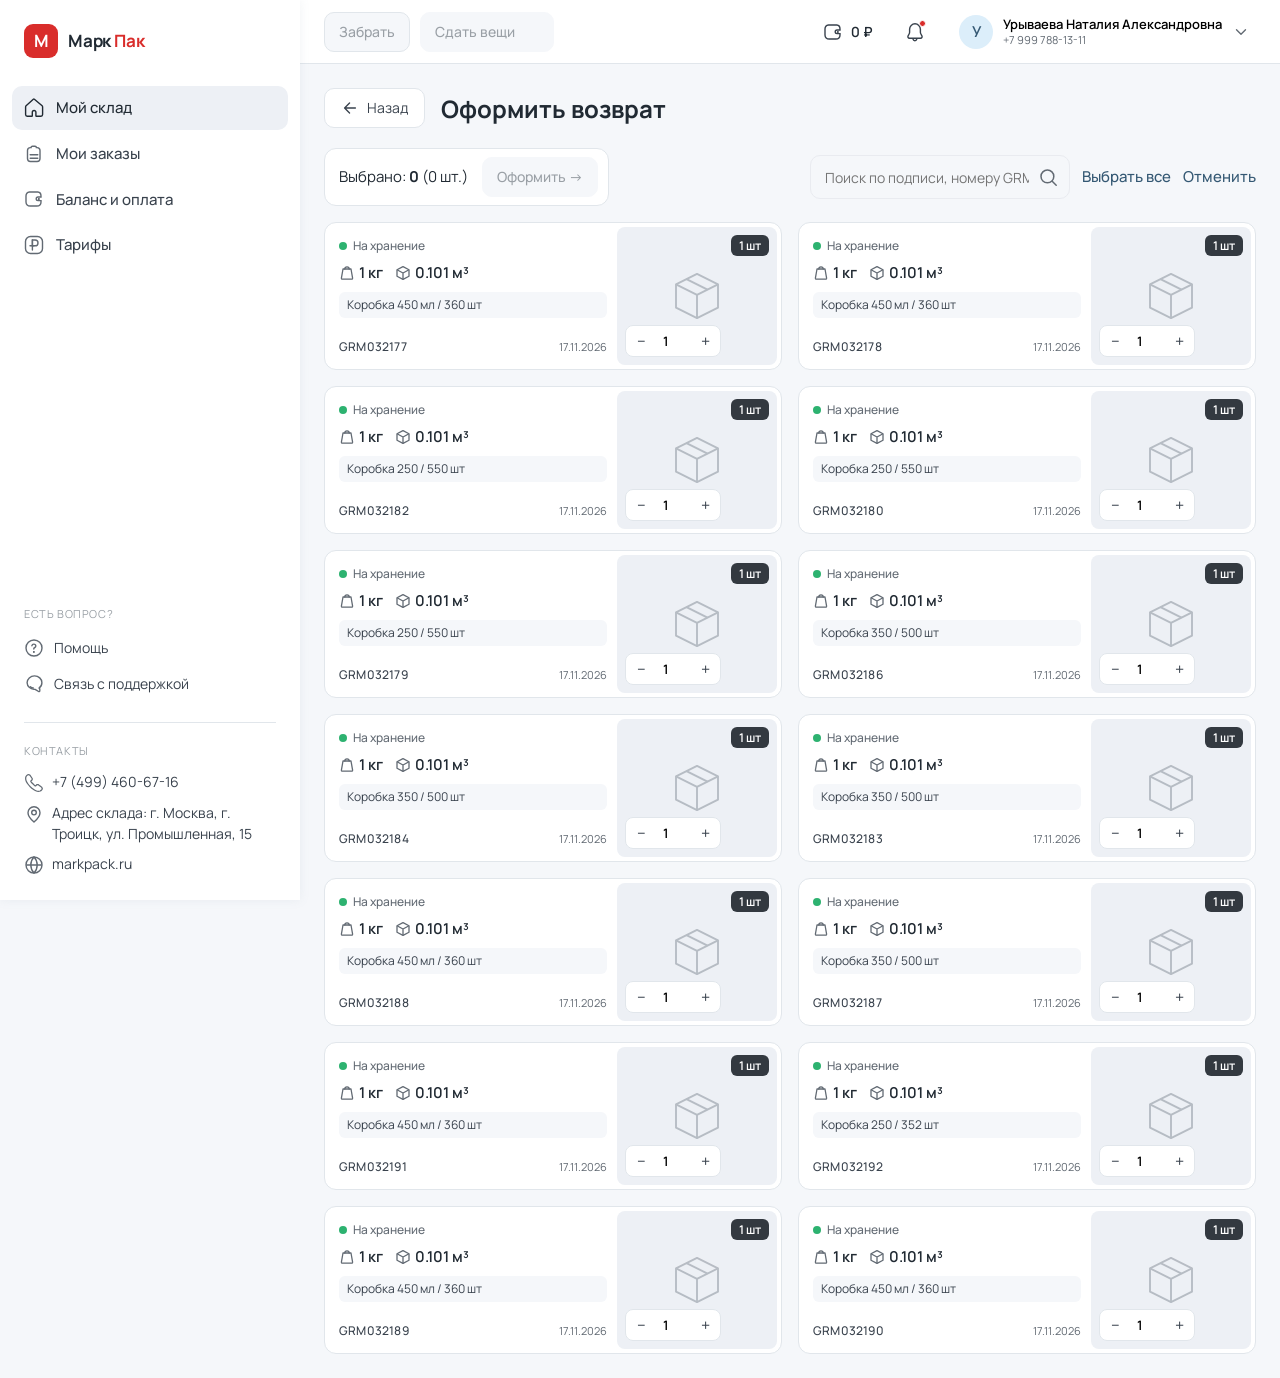
<file: refund.html>
<!DOCTYPE html>
<html lang="ru">
<head>
<meta charset="utf-8">
<meta name="viewport" content="width=device-width, initial-scale=1">
<title>Забрать вещи — Марк Пак</title>
<link rel="icon" href="assets/img/favicon.svg" type="image/svg+xml">
<link rel="stylesheet" href="assets/css/app.css">
</head>
<body data-page="warehouse" data-actions="off">
<div class="app">
  <aside class="sidebar" id="sidebar"></aside>
  <div class="main">
    <header class="topbar" id="topbar"></header>
    <main class="content">

      <!-- Шаг 1: выбор грузомест -->
      <section id="stepSelect">
        <div class="page-head">
          <a class="back-btn" href="warehouse.html">
            <svg viewBox="0 0 20 20" fill="none"><path d="M16 10H5M9.5 4.5 4 10l5.5 5.5" stroke-width="1.5" stroke-linecap="round" stroke-linejoin="round"/></svg>
            Назад
          </a>
          <h1>Оформить возврат</h1>
        </div>

        <div class="toolbar" style="align-items:center">
          <div class="card card--flat" style="display:flex;align-items:center;gap:14px;padding:8px 10px 8px 14px">
            <span id="selInfo">Выбрано: <b>0</b> (0 шт.)</span>
            <button class="btn btn--primary btn--sm" id="toForm" disabled>Оформить →</button>
          </div>
          <span class="spacer"></span>
          <div class="search">
            <input id="search" type="text" placeholder="Поиск по подписи, номеру GRM">
            <svg viewBox="0 0 20 20" fill="none"><circle cx="9.4" cy="9.4" r="6.4" stroke-width="1.5" stroke="#626A73"/><path d="m14.2 14.2 4 4" stroke-width="1.5" stroke-linecap="round" stroke="#626A73"/></svg>
          </div>
          <button class="btn btn--link" id="selectAll">Выбрать все</button>
          <button class="btn btn--link" id="clearAll">Отменить</button>
        </div>

        <div class="grm-grid" id="grid"></div>
        <div class="empty hidden" id="empty">
          <h3>Нечего выбирать</h3>
          <p>На хранении нет доступных грузомест.</p>
        </div>
      </section>

      <!-- Шаг 2: оформление -->
      <section id="stepForm" class="hidden">
        <div class="page-head">
          <button class="back-btn" id="backToSelect">
            <svg viewBox="0 0 20 20" fill="none"><path d="M16 10H5M9.5 4.5 4 10l5.5 5.5" stroke-width="1.5" stroke-linecap="round" stroke-linejoin="round"/></svg>
            Назад
          </button>
          <h1>Забрать вещи</h1>
        </div>

        <form class="form-card" id="refundForm">
          <div class="section__title">Груз</div>
          <div class="card card--flat mb-24">
            <div class="kv"><span>Количество</span><b id="sumQty">0 шт</b></div>
            <div class="kv"><span>Общий вес</span><b id="sumWeight">0 кг</b></div>
            <div class="kv"><span>Общий объём</span><b id="sumVolume">0 м³</b></div>
          </div>

          <div class="section__title">Вам нужна доставка?</div>
          <div class="radio-cards mb-24">
            <div class="radio-card is-active" data-delivery="self">
              <div class="radio-card__top"><span class="radio-dot"></span>Заберу сам(а)</div>
              <p>Забирайте вещи со склада с 9 до 18 часов по адресу: г. Москва, г. Троицк, ул. Промышленная, 15</p>
            </div>
            <div class="radio-card" data-delivery="need">
              <div class="radio-card__top"><span class="radio-dot"></span>Нужна доставка</div>
              <p>После согласования загрузим ваши вещи и доставим их обратно по указанному адресу</p>
            </div>
          </div>

          <div id="deliveryBlock" class="hidden">
            <div class="section__title">Куда доставить груз</div>
            <div class="card card--flat mb-24 row row--between">
              <div>
                <b style="font-size:14px">г. Москва, ул. Профсоюзная, 15</b>
                <div class="caption mt-8">подъезд 2, этаж 5, домофон 15, лифт Пассажирский</div>
              </div>
              <button type="button" class="btn btn--ghost btn--sm" id="changeAddress">Изменить</button>
            </div>

            <div class="section__title">Кто будет принимать груз?</div>
            <div class="form-row">
              <div class="field">
                <label class="field__label">ФИО*</label>
                <input class="input" value="Урываева Наталия Александровна" required>
              </div>
              <div class="field">
                <label class="field__label">Номер телефона*</label>
                <input class="input" value="+7 999 788-13-11" required>
              </div>
            </div>
            <label class="check mb-16"><input type="checkbox">Сообщения вместо звонков</label>

            <div class="section__title">Стоимость доставки</div>
            <div class="card card--flat mb-8">
              <div class="kv"><span>Стоимость 1 м³</span><b>2 675 ₽</b></div>
              <div class="kv"><span>Ваш объём</span><b id="costVolume">0 м³</b></div>
              <div class="divider" style="margin:12px 0"></div>
              <div class="kv"><span>Итого к оплате</span><b class="stat-big" style="font-size:20px" id="costTotal">0 ₽</b></div>
            </div>
            <p class="hint mb-24">Доставку необходимо оплатить до 9:00 дня доставки, иначе ваш заказ будет отменён. Оплатить позже можно в разделе «Баланс и оплата».</p>
          </div>

          <div class="section__title">Дата и время</div>
          <div class="form-row">
            <div class="field">
              <label class="field__label">Дата*</label>
              <select class="select" id="dateSelect"></select>
            </div>
            <div class="field">
              <label class="field__label">Время*</label>
              <select class="select" id="timeSelect">
                <option>09:00 – 13:00</option>
                <option>13:00 – 20:00</option>
              </select>
            </div>
          </div>

          <div class="section__title">Комментарий</div>
          <div class="field">
            <textarea class="textarea" placeholder="Оставьте комментарий к заказу"></textarea>
          </div>

          <div class="row" style="justify-content:flex-end">
            <button type="submit" class="btn btn--primary btn--lg" style="min-width:240px">Отправить заявку</button>
          </div>
        </form>
      </section>

    </main>
  </div>
</div>
<nav class="bottom-nav" id="bottomNav"></nav>

<script src="assets/js/data.js"></script>
<script src="assets/js/ui.js"></script>
<script>
(() => {
  const DB = window.DB;
  const grid = document.getElementById('grid');
  const empty = document.getElementById('empty');
  const selInfo = document.getElementById('selInfo');
  const toForm = document.getElementById('toForm');
  const search = document.getElementById('search');

  const selected = new Map();
  let delivery = 'self';
  let query = '';

  const stored = () => DB.grms.filter(g => g.status === 'stored');

  function render() {
    const list = stored().filter(g => !query || g.no.toLowerCase().includes(query) || (g.title || '').toLowerCase().includes(query));
    grid.innerHTML = list.map(g => UI.grmCard(g, { selectable: true, selected: selected.get(g.no) || 0 })).join('');
    empty.classList.toggle('hidden', list.length > 0);

    grid.querySelectorAll('.grm').forEach(card => {
      const no = card.dataset.grm;
      const g = DB.grms.find(x => x.no === no);
      const qtyInput = card.querySelector('[data-qty]');

      card.addEventListener('click', (e) => {
        if (e.target.closest('[data-stop]')) return;
        if (selected.has(no)) selected.delete(no);
        else selected.set(no, g.qty);
        sync();
      });

      const dec = card.querySelector('[data-dec]');
      const inc = card.querySelector('[data-inc]');
      if (dec) dec.addEventListener('click', (e) => {
        e.stopPropagation();
        const cur = selected.get(no) || g.qty;
        if (cur > 1) { selected.set(no, cur - 1); sync(); }
      });
      if (inc) inc.addEventListener('click', (e) => {
        e.stopPropagation();
        const cur = selected.get(no) || g.qty;
        if (cur < g.qty) { selected.set(no, cur + 1); sync(); }
      });
      if (qtyInput) qtyInput.addEventListener('click', (e) => e.stopPropagation());
      if (qtyInput) qtyInput.addEventListener('change', () => {
        let v = Math.max(1, Math.min(g.qty, Number(qtyInput.value) || 1));
        selected.set(no, v); sync();
      });

      const title = card.querySelector('[data-title]');
      if (title) title.addEventListener('click', (e) => { e.stopPropagation(); openTitle(g); });
    });

    syncCounters();
  }

  function syncCounters() {
    const totalQty = [...selected.values()].reduce((a, b) => a + b, 0);
    selInfo.innerHTML = `Выбрано: <b>${selected.size}</b> (${totalQty} шт.)`;
    toForm.disabled = selected.size === 0;
  }

  function sync() {
    grid.querySelectorAll('.grm').forEach(card => {
      const no = card.dataset.grm;
      const isSel = selected.has(no);
      card.classList.toggle('is-selected', isSel);
      const input = card.querySelector('[data-qty]');
      if (input && isSel) input.value = selected.get(no);
    });
    syncCounters();
  }

  function openTitle(g) {
    UI.openModal({
      title: 'Подпись к грузоместу',
      text: `Комментарий для грузоместа № ${g.no}`,
      body: `<div class="field mt-16"><label class="field__label">Что здесь хранится?</label>
        <textarea class="textarea" id="grmTitle">${UI.esc(g.title || '')}</textarea></div>`,
      actions: [
        { label: 'Отмена', className: 'btn--ghost' },
        { label: 'Сохранить', onClick: () => {
          g.title = document.getElementById('grmTitle').value.trim();
          UI.closeModal();
          render();
          UI.toast('Подпись сохранена');
        } }
      ]
    });
  }

  search.addEventListener('input', () => { query = search.value.trim().toLowerCase(); render(); });

  document.getElementById('selectAll').addEventListener('click', () => {
    stored().forEach(g => selected.set(g.no, g.qty));
    sync();
  });
  document.getElementById('clearAll').addEventListener('click', () => {
    selected.clear(); sync();
  });

  toForm.addEventListener('click', () => {
    document.getElementById('stepSelect').classList.add('hidden');
    document.getElementById('stepForm').classList.remove('hidden');
    window.scrollTo({ top: 0, behavior: 'smooth' });
    updateTotals();
  });
  document.getElementById('backToSelect').addEventListener('click', () => {
    document.getElementById('stepForm').classList.add('hidden');
    document.getElementById('stepSelect').classList.remove('hidden');
  });

  document.querySelectorAll('[data-delivery]').forEach(card => {
    card.addEventListener('click', () => {
      document.querySelectorAll('[data-delivery]').forEach(c => c.classList.remove('is-active'));
      card.classList.add('is-active');
      delivery = card.dataset.delivery;
      document.getElementById('deliveryBlock').classList.toggle('hidden', delivery !== 'need');
      updateTotals();
    });
  });

  document.getElementById('changeAddress').addEventListener('click', () => {
    UI.toast('Выбор адреса — в следующей версии прототипа');
  });

  const dateSelect = document.getElementById('dateSelect');
  const months = ['января', 'февраля', 'марта', 'апреля', 'мая', 'июня', 'июля', 'августа', 'сентября', 'октября', 'ноября', 'декабря'];
  const today = new Date();
  for (let i = 1; i <= 5; i++) {
    const d = new Date(today.getTime() + i * 86400000);
    const opt = document.createElement('option');
    opt.textContent = `${d.getDate()} ${months[d.getMonth()]}`;
    dateSelect.appendChild(opt);
  }

  function totals() {
    let qty = 0, weight = 0, volume = 0;
    selected.forEach((q, no) => {
      const g = DB.grms.find(x => x.no === no);
      if (!g) return;
      qty += q; weight += g.weight * q; volume += g.volume * q;
    });
    return { qty, weight, volume };
  }

  function updateTotals() {
    const t = totals();
    document.getElementById('sumQty').textContent = `${t.qty} шт`;
    document.getElementById('sumWeight').textContent = `${Number(t.weight.toFixed(2))} кг`;
    document.getElementById('sumVolume').textContent = `${t.volume.toFixed(3)} м³`;
    document.getElementById('costVolume').textContent = `${t.volume.toFixed(3)} м³`;
    document.getElementById('costTotal').textContent = `${UI.money(Math.round(t.volume * 2675))} ₽`;
  }

  document.getElementById('refundForm').addEventListener('submit', (e) => {
    e.preventDefault();
    const t = totals();
    UI.openModal({
      icon: 'ok',
      title: 'Заявка создана',
      text: `Мы получили заявку на возврат: ${selected.size} мест, ${t.qty} шт. Статус заказа можно отслеживать в разделе «Мои заказы».`,
      actions: [{ label: 'Перейти к заказам', onClick: () => { location.href = 'orders.html'; } }]
    });
  });

  render();
})();
</script>
</body>
</html>
</file>
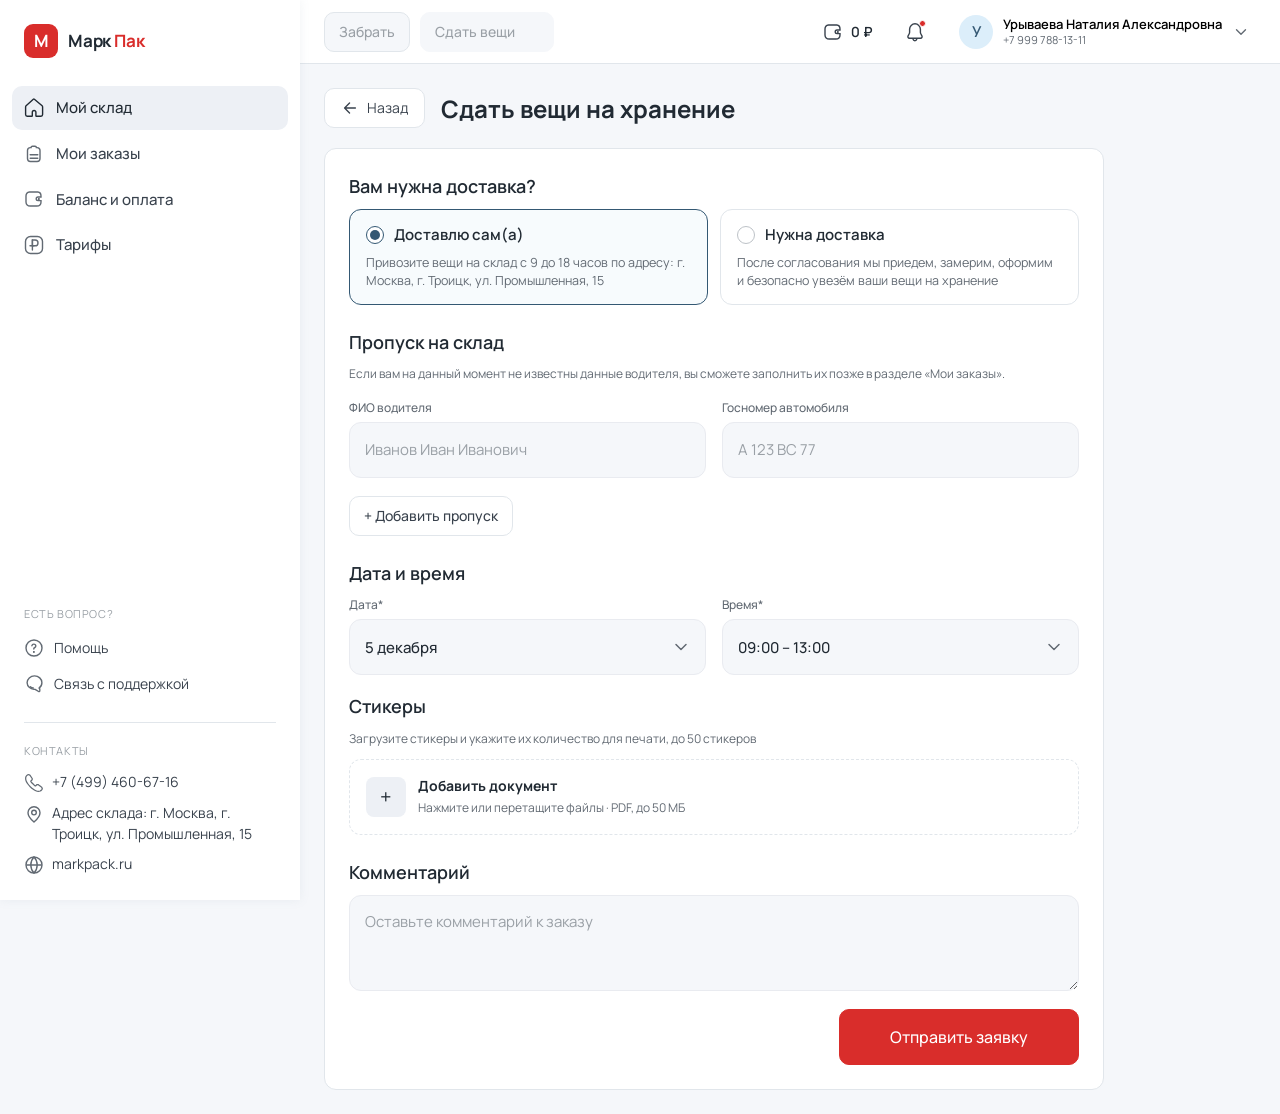
<file: send.html>
<!DOCTYPE html>
<html lang="ru">
<head>
<meta charset="utf-8">
<meta name="viewport" content="width=device-width, initial-scale=1">
<title>Сдать вещи — Марк Пак</title>
<link rel="icon" href="assets/img/favicon.svg" type="image/svg+xml">
<link rel="stylesheet" href="assets/css/app.css">
</head>
<body data-page="warehouse" data-actions="off">
<div class="app">
  <aside class="sidebar" id="sidebar"></aside>
  <div class="main">
    <header class="topbar" id="topbar"></header>
    <main class="content">
      <div class="page-head">
        <a class="back-btn" href="warehouse.html">
          <svg viewBox="0 0 20 20" fill="none"><path d="M16 10H5M9.5 4.5 4 10l5.5 5.5" stroke-width="1.5" stroke-linecap="round" stroke-linejoin="round"/></svg>
          Назад
        </a>
        <h1>Сдать вещи на хранение</h1>
      </div>

      <form class="form-card" id="sendForm">
        <div class="section__title">Вам нужна доставка?</div>
        <div class="radio-cards mb-24">
          <div class="radio-card is-active" data-mode="self">
            <div class="radio-card__top"><span class="radio-dot"></span>Доставлю сам(а)</div>
            <p>Привозите вещи на склад с 9 до 18 часов по адресу: г. Москва, г. Троицк, ул. Промышленная, 15</p>
          </div>
          <div class="radio-card" data-mode="delivery">
            <div class="radio-card__top"><span class="radio-dot"></span>Нужна доставка</div>
            <p>После согласования мы приедем, замерим, оформим и безопасно увезём ваши вещи на хранение</p>
          </div>
        </div>

        <!-- Самопривоз: пропуск -->
        <div id="passBlock">
          <div class="section__title">Пропуск на склад</div>
          <p class="hint mb-16">Если вам на данный момент не известны данные водителя, вы сможете заполнить их позже в разделе «Мои заказы».</p>
          <div id="passList"></div>
          <button type="button" class="btn btn--ghost btn--sm mb-24" id="addPass">+ Добавить пропуск</button>
        </div>

        <!-- Доставка: адрес и контакт -->
        <div id="deliveryFields" class="hidden">
          <div class="section__title">Откуда забрать груз</div>
          <div class="card card--flat mb-24 row row--between">
            <div>
              <b style="font-size:14px">г. Москва, ул. Профсоюзная, 15</b>
              <div class="caption mt-8">подъезд 2, этаж 5, домофон 15, лифт Пассажирский</div>
            </div>
            <button type="button" class="btn btn--ghost btn--sm" id="changeAddress">Изменить</button>
          </div>

          <div class="section__title">Кто будет передавать груз?</div>
          <div class="form-row">
            <div class="field">
              <label class="field__label">ФИО контактного лица*</label>
              <input class="input" value="Урываева Наталия Александровна" required>
            </div>
            <div class="field">
              <label class="field__label">Номер телефона*</label>
              <input class="input" value="+7 999 788-13-11" required>
            </div>
          </div>
          <label class="check mb-24"><input type="checkbox">Сообщения вместо звонков</label>
        </div>

        <div class="section__title">Дата и время</div>
        <div class="form-row">
          <div class="field">
            <label class="field__label">Дата*</label>
            <select class="select" id="dateSelect"></select>
          </div>
          <div class="field">
            <label class="field__label">Время*</label>
            <select class="select">
              <option>09:00 – 13:00</option>
              <option>13:00 – 20:00</option>
            </select>
          </div>
        </div>

        <div class="section__title">Стикеры</div>
        <p class="hint mb-12">Загрузите стикеры и укажите их количество для печати, до 50 стикеров</p>
        <label class="card card--flat mb-24" style="display:flex;align-items:center;gap:12px;cursor:pointer;border-style:dashed">
          <span style="width:40px;height:40px;border-radius:8px;background:#EDF0F5;display:flex;align-items:center;justify-content:center;font-size:20px">+</span>
          <span>
            <b style="font-size:14px;display:block">Добавить документ</b>
            <span class="caption">Нажмите или перетащите файлы · PDF, до 50 МБ</span>
          </span>
          <input type="file" id="stickerInput" accept="application/pdf" multiple class="hidden">
        </label>
        <p class="hint mb-24" id="stickerInfo"></p>

        <div class="section__title">Комментарий</div>
        <div class="field">
          <textarea class="textarea" placeholder="Оставьте комментарий к заказу"></textarea>
        </div>

        <div class="row" style="justify-content:flex-end">
          <button type="submit" class="btn btn--primary btn--lg" style="min-width:240px">Отправить заявку</button>
        </div>
      </form>
    </main>
  </div>
</div>
<nav class="bottom-nav" id="bottomNav"></nav>

<script src="assets/js/data.js"></script>
<script src="assets/js/ui.js"></script>
<script>
(() => {
  let mode = 'self';
  const passList = document.getElementById('passList');

  function passRow(i) {
    return `<div class="form-row" data-pass="${i}">
      <div class="field"><label class="field__label">ФИО водителя</label><input class="input" placeholder="Иванов Иван Иванович"></div>
      <div class="field"><label class="field__label">Госномер автомобиля</label><input class="input" placeholder="А 123 ВС 77"></div>
    </div>`;
  }

  function renderPasses() {
    passList.innerHTML = passRow(0) + (passList.dataset.extra === 'full' ? passRow(1) : '');
  }
  renderPasses();

  document.getElementById('addPass').addEventListener('click', () => {
    if (passList.dataset.extra === 'full') return;
    passList.dataset.extra = 'full';
    renderPasses();
    document.getElementById('addPass').classList.add('hidden');
  });

  document.querySelectorAll('[data-mode]').forEach(card => {
    card.addEventListener('click', () => {
      document.querySelectorAll('[data-mode]').forEach(c => c.classList.remove('is-active'));
      card.classList.add('is-active');
      mode = card.dataset.mode;
      document.getElementById('passBlock').classList.toggle('hidden', mode !== 'self');
      document.getElementById('deliveryFields').classList.toggle('hidden', mode !== 'delivery');
    });
  });

  document.getElementById('changeAddress').addEventListener('click', () => {
    UI.toast('Выбор адреса — в следующей версии прототипа');
  });

  const dateSelect = document.getElementById('dateSelect');
  const months = ['января', 'февраля', 'марта', 'апреля', 'мая', 'июня', 'июля', 'августа', 'сентября', 'октября', 'ноября', 'декабря'];
  const today = new Date();
  for (let i = 1; i <= 5; i++) {
    const d = new Date(today.getTime() + i * 86400000);
    const opt = document.createElement('option');
    opt.textContent = `${d.getDate()} ${months[d.getMonth()]}`;
    dateSelect.appendChild(opt);
  }

  const input = document.getElementById('stickerInput');
  input.addEventListener('change', () => {
    const n = input.files.length;
    document.getElementById('stickerInfo').textContent = n
      ? `Выбрано файлов: ${n}. В демо файлы не загружаются.`
      : '';
  });

  document.getElementById('sendForm').addEventListener('submit', (e) => {
    e.preventDefault();
    UI.openModal({
      icon: 'ok',
      title: 'Заявка создана',
      text: mode === 'self'
        ? 'Мы получили заявку на приёмку. Пропуск и статус заявки доступны в разделе «Мои заказы».'
        : 'Мы получили заявку на забор груза. Менеджер свяжется с вами для согласования.',
      actions: [{ label: 'Перейти к заказам', onClick: () => { location.href = 'orders.html'; } }]
    });
  });
})();
</script>
</body>
</html>
</file>
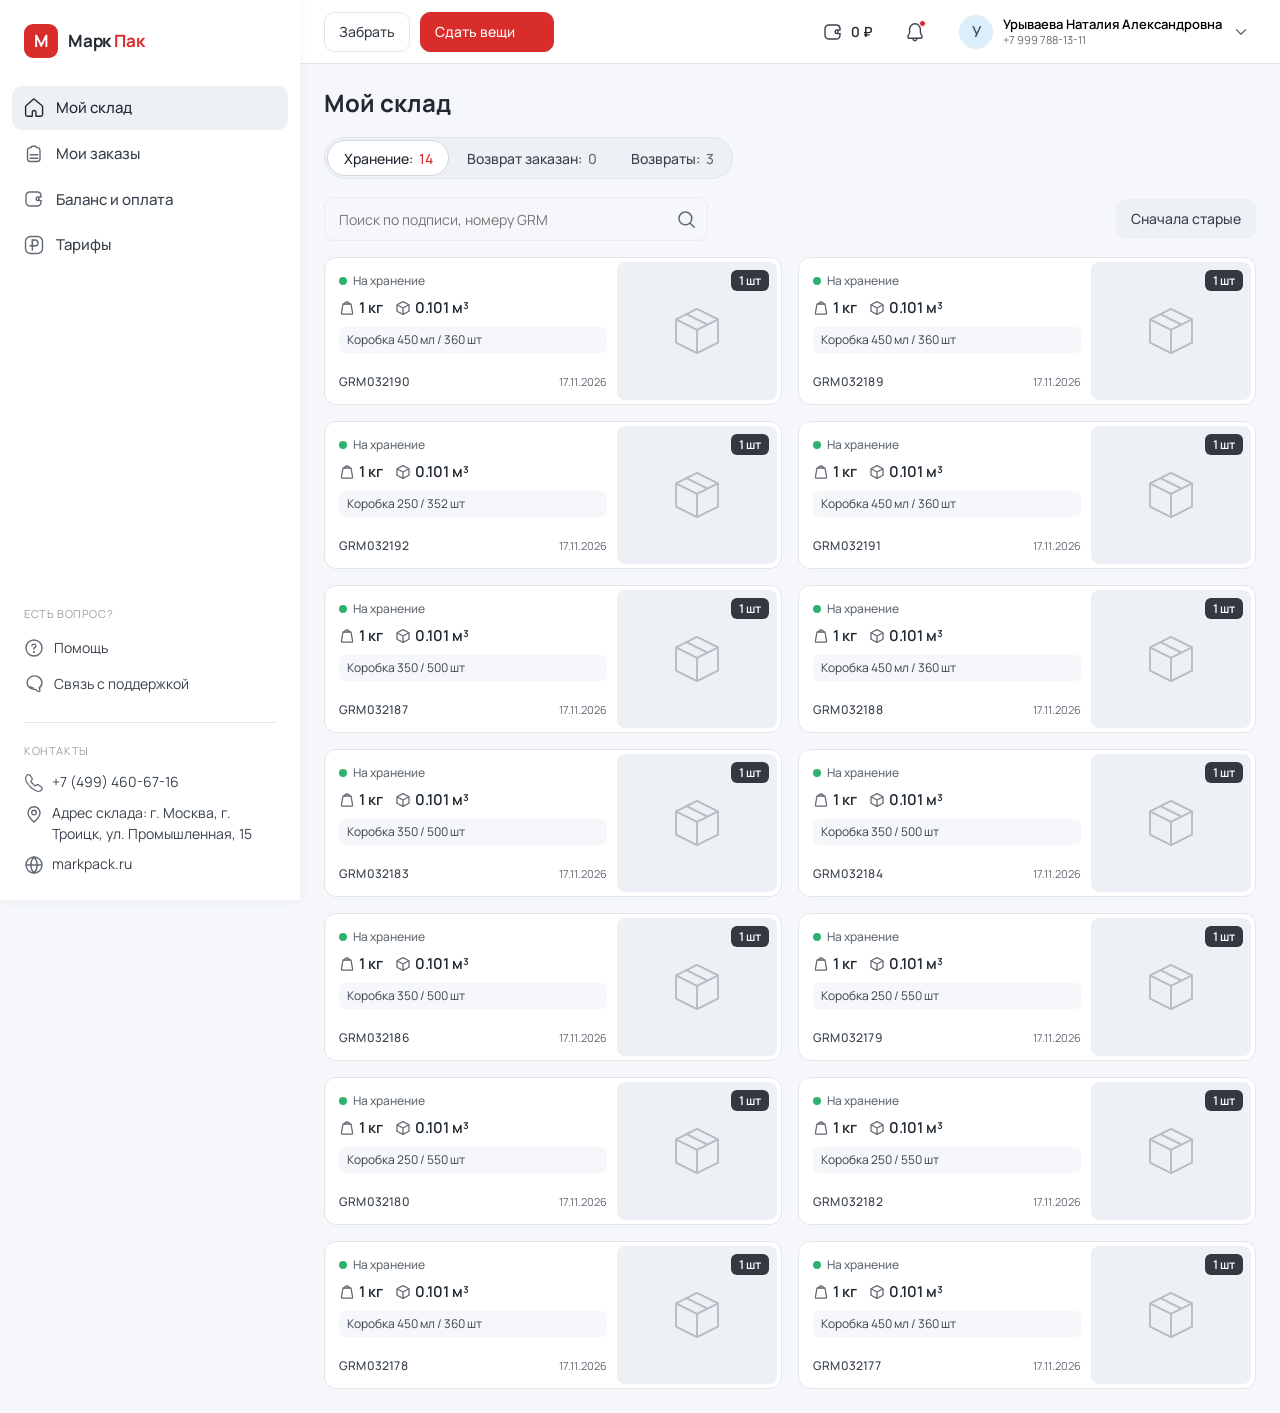
<file: warehouse.html>
<!DOCTYPE html>
<html lang="ru">
<head>
<meta charset="utf-8">
<meta name="viewport" content="width=device-width, initial-scale=1">
<title>Мой склад — Марк Пак</title>
<link rel="icon" href="assets/img/favicon.svg" type="image/svg+xml">
<link rel="stylesheet" href="assets/css/app.css">
</head>
<body data-page="warehouse">
<div class="app">
  <aside class="sidebar" id="sidebar"></aside>
  <div class="main">
    <header class="topbar" id="topbar"></header>
    <main class="content">
      <div class="page-head">
        <h1>Мой склад</h1>
      </div>

      <div class="tabs" id="tabs"></div>

      <div class="toolbar">
        <div class="search">
          <input id="search" type="text" placeholder="Поиск по подписи, номеру GRM">
          <svg viewBox="0 0 20 20" fill="none"><circle cx="9.4" cy="9.4" r="6.4" stroke-width="1.5" stroke="#626A73"/><path d="m14.2 14.2 4 4" stroke-width="1.5" stroke-linecap="round" stroke="#626A73"/></svg>
        </div>
        <span class="spacer"></span>
        <button class="btn btn--grey btn--sm" id="sortBtn">Сначала старые</button>
      </div>

      <div class="grm-grid" id="grid"></div>
      <div class="empty hidden" id="empty">
        <h3 id="emptyTitle">На складе пока пусто</h3>
        <p id="emptyText">Здесь будет информация о всех вещах, принятых на хранение</p>
        <a class="btn btn--primary mt-16" href="send.html" style="display:inline-flex">Сдать вещи</a>
      </div>
    </main>
  </div>
</div>
<nav class="bottom-nav" id="bottomNav"></nav>

<script src="assets/js/data.js"></script>
<script src="assets/js/ui.js"></script>
<script>
(() => {
  const DB = window.DB;
  const grid = document.getElementById('grid');
  const empty = document.getElementById('empty');
  const emptyTitle = document.getElementById('emptyTitle');
  const emptyText = document.getElementById('emptyText');
  const tabsEl = document.getElementById('tabs');
  const search = document.getElementById('search');
  const sortBtn = document.getElementById('sortBtn');

  const state = { tab: 'storage', q: '', sort: 'new' };

  const TABS = [
    { key: 'storage', label: 'Хранение', statuses: ['stored'], count: () => DB.grms.filter(g => g.status === 'stored').length },
    { key: 'ordered', label: 'Возврат заказан', statuses: ['ordered'], count: () => DB.grms.filter(g => g.status === 'ordered').length },
    { key: 'returned', label: 'Возвраты', statuses: ['returned'], count: () => DB.grms.filter(g => g.status === 'returned').length }
  ];

  function renderTabs() {
    tabsEl.innerHTML = TABS.map(t => `
      <button class="tab ${state.tab === t.key ? 'is-active' : ''}" data-tab="${t.key}">
        ${t.label}:<span class="tab__count">${t.count()}</span>
      </button>`).join('');
    tabsEl.querySelectorAll('[data-tab]').forEach(b => b.addEventListener('click', () => {
      state.tab = b.dataset.tab; renderTabs(); renderGrid();
    }));
  }

  function items() {
    const t = TABS.find(x => x.key === state.tab);
    let list = DB.grms.filter(g => t.statuses.includes(g.status));
    if (state.q.trim()) {
      const q = state.q.trim().toLowerCase();
      list = list.filter(g => g.no.toLowerCase().includes(q) || (g.title || '').toLowerCase().includes(q));
    }
    if (state.sort === 'new') list = [...list].reverse();
    return list;
  }

  function renderGrid() {
    const list = items();
    grid.innerHTML = list.map(g => UI.grmCard(g)).join('');
    const isSearchEmpty = state.q.trim() && list.length === 0;
    empty.classList.toggle('hidden', list.length > 0);
    if (list.length === 0) {
      if (isSearchEmpty) {
        emptyTitle.textContent = `К сожалению, мы не смогли найти «${state.q.trim()}»`;
        emptyText.textContent = 'Проверьте, нет ли ошибки в запросе, или попробуйте более короткий запрос.';
      } else if (state.tab === 'storage') {
        emptyTitle.textContent = 'На складе пока пусто';
        emptyText.textContent = 'Здесь будет информация о всех вещах, принятых на хранение';
      } else {
        emptyTitle.textContent = 'Здесь пока ничего нет';
        emptyText.textContent = 'Как только появится информация, она отобразится в этом разделе.';
      }
    }

    grid.querySelectorAll('.grm').forEach(card => {
      const no = card.dataset.grm;
      const g = DB.grms.find(x => x.no === no);
      const photo = card.querySelector('[data-photo]');
      if (photo) photo.addEventListener('click', (e) => {
        if (e.target.closest('[data-stop]')) return;
        openPhoto(g);
      });
      const title = card.querySelector('[data-title]');
      if (title) title.addEventListener('click', (e) => {
        e.stopPropagation();
        openTitle(g);
      });
    });
  }

  function openPhoto(g) {
    UI.openModal({
      title: `Грузоместо ${g.no}`,
      text: g.title || 'Без подписи',
      wide: true,
      body: `<div style="height:260px;background:#EDF0F5;border-radius:10px;display:flex;align-items:center;justify-content:center;margin-top:14px">
        <div style="width:120px;height:120px;opacity:.5">${UI.I.box}</div>
      </div><p class="hint mt-8">Фото вещей со склада (демо-заглушка)</p>`,
      actions: [{ label: 'Закрыть', className: 'btn--ghost' }]
    });
  }

  function openTitle(g) {
    const body = UI.openModal({
      title: 'Подпись к грузоместу',
      text: `Комментарий для грузоместа № ${g.no}`,
      body: `<div class="field mt-16"><label class="field__label">Что здесь хранится?</label>
        <textarea class="textarea" id="grmTitle" placeholder="Например: зимние вещи">${UI.esc(g.title || '')}</textarea></div>`,
      actions: [
        { label: 'Отмена', className: 'btn--ghost' },
        { label: 'Сохранить', onClick: () => {
          const val = document.getElementById('grmTitle').value.trim();
          g.title = val;
          UI.closeModal();
          renderGrid();
          UI.toast('Подпись сохранена');
        } }
      ]
    });
  }

  search.addEventListener('input', () => { state.q = search.value; renderGrid(); });
  sortBtn.addEventListener('click', () => {
    state.sort = state.sort === 'new' ? 'old' : 'new';
    sortBtn.textContent = state.sort === 'new' ? 'Сначала старые' : 'Сначала новые';
    renderGrid();
  });

  renderTabs();
  renderGrid();
})();
</script>
</body>
</html>
</file>
<file: assets/css/app.css>
/* ============================================================
   Марк Пак — прототип личного кабинета
   Стили на токенах из исследования (Manrope, #D92D2B, радиусы 10–12)
   ============================================================ */

@font-face { font-family: 'Manrope'; src: url('../fonts/Manrope-Regular.ttf') format('truetype'); font-weight: 400; font-display: swap; }
@font-face { font-family: 'Manrope'; src: url('../fonts/Manrope-Medium.ttf') format('truetype'); font-weight: 500; font-display: swap; }
@font-face { font-family: 'Manrope'; src: url('../fonts/Manrope-SemiBold.ttf') format('truetype'); font-weight: 600; font-display: swap; }
@font-face { font-family: 'Manrope'; src: url('../fonts/Manrope-Bold.ttf') format('truetype'); font-weight: 700; font-display: swap; }

:root {
  --white: #fff;
  --primary: #D92D2B;
  --primary-hover: #CC211F;
  --primary-pressed: #B21412;
  --primary-dark: #730706;
  --ink: #212A33;
  --ink-2: #39424D;
  --muted: #626A73;
  --placeholder: #9AA0A6;
  --line: #E1E6EB;
  --line-2: #E9EBF0;
  --bg: #F5F7FA;
  --bg-2: #EDF0F5;
  --bg-3: #FAFBFC;
  --navy: #102C40;
  --navy-2: #1F4159;
  --navy-3: #345873;
  --green: #2DB270;
  --yellow: #FFB800;
  --error: #FC3B0A;
  --radius: 12px;
  --radius-btn: 10px;
  --shadow: 0 0 16px rgba(31, 65, 89, .16);
  --h-input: 56px;
}

* { box-sizing: border-box; }
html, body { margin: 0; padding: 0; overflow-x: hidden; }
body {
  font-family: 'Manrope', 'Segoe UI', sans-serif;
  font-size: 15px;
  line-height: 1.45;
  color: var(--ink);
  background: var(--bg);
  -webkit-font-smoothing: antialiased;
}
a { color: var(--navy-3); text-decoration: none; }
a:hover { color: var(--primary); }
button { font-family: inherit; }
img { max-width: 100%; }
h1, h2, h3, h4 { margin: 0; font-weight: 700; }
h1 { font-size: 24px; line-height: 29px; }
h2 { font-size: 18px; line-height: 24px; font-weight: 600; }
h3 { font-size: 16px; line-height: 22px; font-weight: 600; }
p { margin: 0; }
ul { margin: 0; padding: 0; list-style: none; }
.muted { color: var(--muted); }
.small { font-size: 13px; }
.caption { font-size: 12px; color: var(--muted); }

/* ---------- Layout ---------- */
.app { display: flex; min-height: 100vh; align-items: flex-start; }

.sidebar {
  width: 300px; min-width: 300px; height: 100vh; position: sticky; top: 0;
  background: var(--white); padding: 20px 12px; display: flex; flex-direction: column;
  box-shadow: 0 0 10px rgba(121, 133, 157, .1); z-index: 30;
}
.sidebar__logo { display: flex; align-items: center; gap: 10px; padding: 4px 12px 0; margin-bottom: 28px; }
.logo-mark {
  width: 34px; height: 34px; border-radius: 9px; background: var(--primary); color: #fff;
  display: flex; align-items: center; justify-content: center; font-weight: 700; font-size: 17px;
}
.logo-text { font-weight: 700; font-size: 17px; letter-spacing: -.2px; color: var(--ink); }
.logo-text span { color: var(--primary); }

.nav { display: flex; flex-direction: column; gap: 2px; }
.nav__link {
  display: flex; align-items: center; gap: 12px; padding: 11px 12px; border-radius: 10px;
  color: var(--ink-2); font-size: 15px; font-weight: 500;
}
.nav__link:hover { background: var(--bg); color: var(--ink); }
.nav__link.is-active { background: var(--bg-2); color: var(--ink); }
.nav__link svg { width: 20px; height: 20px; flex: none; stroke: var(--muted); }
.nav__link.is-active svg { stroke: var(--ink); }

.sidebar__bottom { margin-top: auto; display: flex; flex-direction: column; gap: 20px; padding: 0 12px; }
.sidebar__label { font-size: 11px; letter-spacing: .6px; text-transform: uppercase; color: var(--placeholder); margin-bottom: 8px; }
.sidebar__link { display: flex; align-items: center; gap: 10px; padding: 8px 0; color: var(--ink-2); font-size: 14px; }
.sidebar__link svg { width: 20px; height: 20px; stroke: var(--muted); }
.sidebar__divider { height: 1px; background: var(--line); }
.sidebar__contact { font-size: 14px; color: var(--ink-2); display: flex; gap: 8px; align-items: flex-start; padding: 5px 0; }
.sidebar__contact svg { width: 20px; height: 20px; flex: none; stroke: var(--muted); margin-top: 1px; }

.main { flex: 1; min-width: 0; display: flex; flex-direction: column; min-height: 100vh; overflow-x: hidden; }

.topbar {
  height: 64px; position: sticky; top: 0; z-index: 20; background: #fff;
  border-bottom: 1px solid var(--line); display: flex; align-items: center;
  justify-content: space-between; padding: 0 24px; gap: 16px;
}
.topbar__actions { display: flex; align-items: center; gap: 10px; }
.topbar__right { display: flex; align-items: center; gap: 18px; }
.balance-btn {
  display: flex; align-items: center; gap: 8px; background: none; border: 0; cursor: pointer;
  font-size: 14px; font-weight: 600; color: var(--ink); padding: 6px 4px; border-radius: 8px;
}
.balance-btn:hover { background: var(--bg); }
.balance-btn svg { width: 20px; height: 20px; stroke: var(--ink-2); }
.icon-btn {
  width: 40px; height: 40px; border-radius: 50%; border: 0; background: none; cursor: pointer;
  display: flex; align-items: center; justify-content: center; position: relative;
}
.icon-btn:hover { background: var(--bg); }
.icon-btn svg { width: 22px; height: 22px; stroke: var(--ink-2); }
.icon-btn__dot { position: absolute; top: 8px; right: 9px; width: 7px; height: 7px; border-radius: 50%; background: var(--primary); border: 1.5px solid #fff; }

.user { position: relative; }
.user__btn { display: flex; align-items: center; gap: 10px; background: none; border: 0; cursor: pointer; padding: 4px 6px; border-radius: 10px; }
.user__btn:hover { background: var(--bg); }
.user__avatar {
  width: 34px; height: 34px; border-radius: 50%; background: #DCEEFA; color: var(--navy-3);
  display: flex; align-items: center; justify-content: center; font-weight: 600; font-size: 15px;
}
.user__name { text-align: left; }
.user__name b { display: block; font-size: 13px; font-weight: 600; line-height: 1.25; }
.user__name span { display: block; font-size: 11px; color: var(--muted); }
.user__caret { width: 18px; height: 18px; stroke: var(--muted); }

.dropdown {
  position: absolute; right: 0; top: calc(100% + 6px); width: 260px; background: #fff;
  border: .5px solid var(--line-2); border-radius: var(--radius); padding: 4px;
  box-shadow: var(--shadow); display: none; z-index: 50;
}
.dropdown.is-open { display: block; }
.dropdown__item {
  display: flex; align-items: center; gap: 10px; width: 100%; padding: 10px 12px;
  border: 0; background: none; border-radius: 8px; cursor: pointer; font-size: 14px; color: var(--ink-2); text-align: left;
}
.dropdown__item:hover { background: var(--bg); }
.dropdown__item svg { width: 20px; height: 20px; stroke: var(--muted); }

.content { padding: 24px; width: 100%; max-width: 1400px; }
.page-head { display: flex; align-items: center; gap: 16px; margin-bottom: 20px; }
.page-head--between { justify-content: space-between; }
.back-btn {
  display: inline-flex; align-items: center; gap: 8px; height: 40px; padding: 0 16px;
  border: .5px solid var(--line); border-radius: var(--radius-btn); background: #fff;
  cursor: pointer; font-size: 14px; color: var(--ink-2);
}
.back-btn:hover { background: var(--bg); }
.back-btn svg { width: 18px; height: 18px; stroke: var(--ink-2); }

/* ---------- Buttons ---------- */
.btn {
  display: inline-flex; align-items: center; justify-content: center; gap: 8px;
  border-radius: var(--radius-btn); border: 1px solid transparent; cursor: pointer;
  font-size: 15px; font-weight: 500; line-height: 20px; padding: 7px 16px; height: 48px;
  transition: background-color .2s, border-color .2s, color .2s; white-space: nowrap;
}
.btn--lg { height: 56px; font-size: 16px; }
.btn--sm { height: 40px; font-size: 14px; padding: 0 14px; }
.btn--primary { background: var(--primary); border-color: var(--primary); color: #fff; }
.btn--primary:hover { background: var(--primary-hover); border-color: var(--primary-hover); }
.btn--primary:active { background: var(--primary-pressed); border-color: var(--primary-pressed); }
.btn--primary:disabled { background: var(--bg); border-color: var(--bg); color: var(--placeholder); cursor: default; }
.btn--secondary { background: var(--navy-3); border-color: var(--navy-3); color: #fff; font-weight: 600; }
.btn--secondary:hover { background: var(--navy-2); border-color: var(--navy-2); }
.btn--ghost { background: #fff; border-color: var(--line); color: var(--ink-2); }
.btn--ghost:hover { background: var(--bg); }
.btn--ghost:disabled { background: var(--bg); border-color: var(--line); color: var(--placeholder); cursor: default; }
.btn--link:disabled { color: var(--placeholder); cursor: default; }
.btn--grey { background: var(--bg-2); border-color: var(--bg-2); color: var(--ink-2); font-size: 14px; }
.btn--grey:hover { background: var(--line); border-color: var(--line); }
.btn--link { background: none; border: 0; color: var(--navy-3); height: auto; padding: 0; }
.btn--block { width: 100%; }
.btn:focus-visible, .back-btn:focus-visible, .icon-btn:focus-visible, .user__btn:focus-visible, .nav__link:focus-visible {
  outline: 2px solid var(--navy-3); outline-offset: 2px;
}

/* ---------- Forms ---------- */
.field { display: flex; flex-direction: column; gap: 6px; margin-bottom: 18px; }
.field__label { font-size: 12px; font-weight: 500; color: var(--muted); }
.input, .select, .textarea {
  width: 100%; height: var(--h-input); background: var(--bg); border: .8px solid var(--line-2);
  border-radius: var(--radius); padding: 15px; font-family: inherit; font-size: 15px;
  font-weight: 500; color: var(--ink); outline: none;
}
.input::placeholder, .textarea::placeholder { color: var(--placeholder); font-weight: 400; }
.input:hover, .select:hover, .textarea:hover { background: var(--bg-2); }
.input:focus, .select:focus, .textarea:focus { border-color: var(--navy-3); background: #fff; }
.textarea { height: auto; min-height: 96px; resize: vertical; line-height: 1.4; }
.select { appearance: none; background-image: url("data:image/svg+xml,%3Csvg xmlns='http://www.w3.org/2000/svg' width='20' height='20' viewBox='0 0 20 20' fill='none'%3E%3Cpath d='M5 7.5L10 12.5L15 7.5' stroke='%23626A73' stroke-width='1.5' stroke-linecap='round' stroke-linejoin='round'/%3E%3C/svg%3E"); background-repeat: no-repeat; background-position: right 14px center; padding-right: 40px; cursor: pointer; }
.form-row { display: grid; grid-template-columns: 1fr 1fr; gap: 16px; }
.hint { font-size: 12px; color: var(--muted); line-height: 1.45; }

.check { display: flex; align-items: flex-start; gap: 10px; font-size: 14px; color: var(--ink-2); cursor: pointer; }
.check input { appearance: none; width: 22px; height: 22px; min-width: 22px; border: 1px solid #D3D8DE; border-radius: 6px; background: #fff; cursor: pointer; margin: 0; position: relative; }
.check input:checked { background: var(--navy-3); border-color: var(--navy-3); }
.check input:checked::after { content: ''; position: absolute; left: 7px; top: 3px; width: 6px; height: 11px; border: solid #fff; border-width: 0 2px 2px 0; transform: rotate(45deg); }

.radio-cards { display: grid; grid-template-columns: 1fr 1fr; gap: 12px; }
.radio-card { border: 1px solid var(--line); border-radius: var(--radius); padding: 14px 16px; cursor: pointer; background: #fff; transition: border-color .15s, background .15s; }
.radio-card:hover { border-color: #BDC2C7; }
.radio-card.is-active { border-color: var(--navy-3); background: #F7FBFD; }
.radio-card__top { display: flex; align-items: center; gap: 10px; font-size: 15px; font-weight: 600; }
.radio-dot { width: 18px; height: 18px; border-radius: 50%; border: 1.5px solid #BDC2C7; background: #fff; position: relative; flex: none; }
.radio-card.is-active .radio-dot { border-color: var(--navy-3); }
.radio-card.is-active .radio-dot::after { content: ''; position: absolute; inset: 3px; border-radius: 50%; background: var(--navy-3); }
.radio-card p { font-size: 12.5px; color: var(--muted); margin-top: 8px; line-height: 1.45; }

/* ---------- Cards / sections ---------- */
.card { background: #fff; border: 1px solid var(--line); border-radius: var(--radius); padding: 16px; }
.card--flat { border-width: .5px; }
.section { margin-bottom: 20px; }
.section__title { font-size: 18px; font-weight: 600; margin-bottom: 10px; }
.form-card { background: #fff; border: 1px solid var(--line); border-radius: var(--radius); padding: 24px; max-width: 780px; }
.divider { height: 1px; background: var(--line); margin: 18px 0; }

/* ---------- Tabs ---------- */
.tabs { display: inline-flex; gap: 2px; background: var(--bg-2); border: .5px solid var(--line); border-radius: 32px; padding: 2px; margin-bottom: 18px; }
.tab {
  border: 0; background: none; border-radius: 32px; padding: 8px 16px; cursor: pointer;
  font-size: 14px; font-weight: 500; color: var(--ink-2); display: inline-flex; align-items: center; gap: 6px;
  white-space: nowrap;
}
.tab:hover { color: var(--ink); }
.tab.is-active { background: #fff; border: .5px solid #D3D8DE; color: var(--ink); padding: 7.5px 15.5px; }
.tab__count { color: var(--muted); font-weight: 500; }
.tab.is-active .tab__count { color: var(--primary); }

/* ---------- GRM cards ---------- */
.toolbar { display: flex; align-items: center; gap: 12px; margin-bottom: 16px; flex-wrap: wrap; }
.search { position: relative; flex: 1; min-width: 260px; max-width: 420px; }
.search input { width: 100%; height: 44px; border: .8px solid var(--line-2); border-radius: 10px; background: var(--bg); padding: 0 40px 0 14px; font-family: inherit; font-size: 14px; outline: none; }
.search input:focus { border-color: var(--navy-3); background: #fff; }
.search svg { position: absolute; right: 12px; top: 12px; width: 20px; height: 20px; stroke: var(--muted); }
.spacer { flex: 1; }

.grm-grid { display: grid; grid-template-columns: repeat(auto-fill, minmax(320px, 1fr)); gap: 16px; }
.grm {
  display: flex; gap: 6px; background: #fff; border: .5px solid var(--line); border-radius: var(--radius);
  padding: 4px; position: relative; min-height: 148px; min-width: 0;
}
.grm.is-selected { border-color: var(--navy-3); box-shadow: 0 0 0 1px var(--navy-3) inset; }
.grm__body { flex: 1; min-width: 0; padding: 10px 4px 10px 10px; display: flex; flex-direction: column; }
.grm__status { display: inline-flex; align-items: center; gap: 6px; font-size: 12px; color: var(--muted); font-weight: 500; }
.grm__status::before { content: ''; width: 8px; height: 8px; border-radius: 50%; background: var(--green); }
.grm.is-ordered .grm__status::before { background: var(--yellow); }
.grm.is-returned .grm__status::before { background: var(--placeholder); }
.grm__size { display: flex; gap: 12px; font-size: 15px; font-weight: 600; margin-top: 8px; }
.grm__size span { display: inline-flex; align-items: center; gap: 4px; }
.grm__size svg { width: 16px; height: 16px; stroke: var(--muted); }
.grm__title {
  margin-top: 8px; font-size: 12px; color: var(--ink-2); background: var(--bg); border-radius: 6px;
  padding: 4px 8px; white-space: nowrap; overflow: hidden; text-overflow: ellipsis; cursor: text; max-width: 100%;
}
.grm__title.is-empty { color: var(--placeholder); }
.grm__meta { margin-top: auto; display: flex; justify-content: space-between; align-items: baseline; gap: 8px; padding-top: 10px; }
.grm__no { font-size: 12px; font-weight: 500; color: var(--ink-2); letter-spacing: .2px; }
.grm__date { font-size: 11px; color: var(--muted); }
.grm__media {
  width: 160px; min-width: 120px; border-radius: 8px; background: var(--bg-2); color: #A9B0B8;
  display: flex; align-items: center; justify-content: center; position: relative; overflow: hidden; cursor: pointer;
}
.grm__media svg { width: 56px; height: 56px; stroke: currentColor; opacity: .8; }
.grm__qty {
  position: absolute; top: 8px; right: 8px; background: #333940; color: #fff;
  font-size: 12px; font-weight: 600; padding: 2px 8px; border-radius: 6px;
}
.grm__counter {
  position: absolute; left: 8px; bottom: 8px; display: flex; align-items: center; gap: 2px;
  background: #fff; border: .5px solid var(--line); border-radius: 8px; padding: 2px;
}
.grm__counter button { width: 26px; height: 26px; border: 0; background: none; cursor: pointer; font-size: 16px; color: var(--ink-2); border-radius: 6px; }
.grm__counter button:hover { background: var(--bg); }
.grm__counter input { width: 34px; height: 26px; border: 0; text-align: center; font-family: inherit; font-size: 13px; font-weight: 600; background: none; }
.grm__pick { position: absolute; left: 10px; top: 10px; width: 20px; height: 20px; border-radius: 6px; border: 1.5px solid #BDC2C7; background: #fff; }
.grm.is-selected .grm__pick { background: var(--navy-3); border-color: var(--navy-3); }
.grm.is-selected .grm__pick::after { content: ''; position: absolute; left: 6px; top: 2px; width: 5px; height: 10px; border: solid #fff; border-width: 0 2px 2px 0; transform: rotate(45deg); }

/* ---------- Chips / statuses ---------- */
.chip { display: inline-flex; align-items: center; gap: 6px; font-size: 12px; font-weight: 500; padding: 4px 10px; border-radius: 20px; background: var(--bg-2); color: var(--ink-2); }
.chip--green { background: #E8F8EE; color: #0A6648; }
.chip--yellow { background: #FCF6E8; color: #7B4C00; }
.chip--red { background: #FFE8E8; color: #B21412; }
.chip--grey { background: var(--bg-2); color: var(--muted); }

/* ---------- Orders ---------- */
.order-list { display: flex; flex-direction: column; gap: 10px; }
.order {
  display: grid; grid-template-columns: 1fr auto; gap: 12px; align-items: center;
  background: #fff; border: .5px solid var(--line); border-radius: var(--radius); padding: 16px 18px;
  cursor: pointer; transition: border-color .15s;
}
.order:hover { border-color: #C0C7D0; }
.order__no { font-size: 12px; color: var(--muted); margin-bottom: 4px; }
.order__title { font-size: 16px; font-weight: 600; }
.order__sub { font-size: 13px; color: var(--muted); margin-top: 4px; }
.order__right { display: flex; align-items: center; gap: 14px; }
.order__arrow { width: 20px; height: 20px; stroke: var(--muted); }
.empty { text-align: center; padding: 56px 20px; color: var(--muted); }
.empty h3 { color: var(--ink); margin-bottom: 8px; }

/* ---------- Order detail ---------- */
.detail { display: grid; grid-template-columns: minmax(0, 1fr) 340px; gap: 20px; align-items: start; }
.detail__side { background: #fff; border: 1px solid var(--line); border-radius: var(--radius); padding: 16px; position: sticky; top: 84px; }
.side-head { display: flex; align-items: center; justify-content: space-between; gap: 10px; margin-bottom: 4px; }
.side-sub { font-size: 12px; color: var(--muted); margin-bottom: 14px; }
.mini-item { display: flex; gap: 10px; padding: 10px 0; border-top: 1px solid var(--line-2); position: relative; }
.mini-item__img { width: 56px; height: 56px; border-radius: 8px; background: var(--bg-2); color: #A9B0B8; display: flex; align-items: center; justify-content: center; flex: none; }
.mini-item__img svg { width: 26px; height: 26px; stroke: currentColor; opacity: .8; }
.mini-item__body { min-width: 0; }
.mini-item__size { font-size: 13px; font-weight: 600; }
.mini-item__title { font-size: 11.5px; color: var(--muted); white-space: nowrap; overflow: hidden; text-overflow: ellipsis; }
.mini-item__no { font-size: 11.5px; color: var(--ink-2); margin-top: 2px; }
.mini-item__del { position: absolute; right: 0; top: 12px; width: 28px; height: 28px; border: 0; background: none; cursor: pointer; border-radius: 6px; color: var(--muted); }
.mini-item__del:hover { background: var(--bg); color: var(--error); }

/* ---------- Balance ---------- */
.balance-grid { display: grid; grid-template-columns: minmax(0, 1.25fr) minmax(0, 1fr); gap: 20px; align-items: start; }
.stat-big { font-size: 32px; line-height: 38px; font-weight: 700; color: var(--navy); }
.stat-big.is-negative { color: var(--primary); }
.kv { display: flex; justify-content: space-between; gap: 12px; padding: 6px 0; font-size: 14px; color: var(--ink-2); }
.kv b { font-weight: 600; }
.invoice { display: grid; grid-template-columns: 1fr auto auto; gap: 16px; align-items: center; padding: 14px 16px; border: 1px solid #DFE5EC; border-radius: var(--radius); background: #fff; }
.invoice + .invoice { margin-top: 10px; }
.invoice.is-overdue { border-color: #F3C7C7; background: #FFF9F9; }
.invoice__no { font-size: 14px; font-weight: 600; }
.invoice__type { font-size: 12px; color: var(--muted); margin-top: 2px; }
.invoice__date { font-size: 12px; color: var(--muted); margin-top: 6px; }
.invoice__sum { font-size: 16px; font-weight: 600; white-space: nowrap; }
.invoice__dl { width: 34px; height: 34px; border-radius: 8px; border: 0; background: var(--bg); cursor: pointer; display: flex; align-items: center; justify-content: center; }
.invoice__dl:hover { background: var(--bg-2); }
.invoice__dl svg { width: 18px; height: 18px; stroke: var(--ink-2); }
.history-row { display: grid; grid-template-columns: 1fr auto auto; gap: 14px; align-items: center; padding: 14px 16px; border: 1px solid #DFE5EC; border-radius: var(--radius); background: #fff; }

/* ---------- Prices ---------- */
.price-grid { display: grid; grid-template-columns: repeat(auto-fill, minmax(240px, 1fr)); gap: 14px; }
.price-card { background: #fff; border: 1px solid var(--line); border-radius: var(--radius); padding: 16px; display: flex; flex-direction: column; gap: 6px; }
.price-card__num { font-size: 11px; color: var(--muted); }
.price-card__vol { font-size: 13px; color: var(--ink-2); }
.price-card__sum { font-size: 24px; font-weight: 700; color: var(--navy); margin-top: auto; }
.price-card__note { font-size: 11px; color: var(--muted); }
.delivery-row { display: flex; justify-content: space-between; align-items: baseline; gap: 16px; padding: 10px 0; border-bottom: 1px solid var(--line-2); }
.delivery-row b { font-size: 20px; color: var(--primary); }

/* ---------- Account ---------- */
.account-grid { display: grid; grid-template-columns: minmax(0, 1.4fr) 320px; gap: 20px; align-items: start; }
.data-row { display: flex; justify-content: space-between; gap: 16px; padding: 10px 0; border-bottom: 1px solid var(--line-2); font-size: 14px; }
.data-row span { color: var(--muted); }
.data-row b { font-weight: 500; text-align: right; }

/* ---------- FAQ ---------- */
.faq-item { border-bottom: 1px solid var(--line-2); }
.faq-q { width: 100%; display: flex; justify-content: space-between; gap: 16px; align-items: center; text-align: left; padding: 14px 0; border: 0; background: none; cursor: pointer; font-size: 15px; font-weight: 500; color: var(--ink); }
.faq-q svg { width: 20px; height: 20px; stroke: var(--muted); transition: transform .2s; flex: none; }
.faq-item.is-open .faq-q svg { transform: rotate(180deg); }
.faq-a { display: none; padding: 0 0 14px; font-size: 14px; color: var(--ink-2); line-height: 1.55; }
.faq-item.is-open .faq-a { display: block; }

/* ---------- Login ---------- */
.auth { min-height: 100vh; display: flex; flex-direction: column; background: var(--bg); }
.auth__header { height: 64px; background: #fff; border-bottom: 1px solid var(--line); display: flex; align-items: center; justify-content: space-between; padding: 0 40px; gap: 24px; }
.auth__contacts { display: flex; align-items: center; gap: 22px; font-size: 13px; color: var(--ink-2); }
.auth__contacts span { display: inline-flex; align-items: center; gap: 8px; }
.auth__contacts svg { width: 18px; height: 18px; stroke: var(--muted); }
.auth__body { flex: 1; display: grid; grid-template-columns: minmax(320px, 398px) 1fr; gap: 48px; align-items: start; padding: 40px; max-width: 1200px; margin: 0 auto; width: 100%; }
.auth__card { background: #fff; border: .8px solid var(--line); border-radius: var(--radius); padding: 20px; }
.auth__title { font-size: 24px; font-weight: 700; }
.auth__sub { font-size: 16px; color: var(--ink-2); margin-top: 10px; }
.auth__small { font-size: 12px; color: var(--muted); margin-top: 4px; }
.auth__art { border-radius: var(--radius); overflow: hidden; background: #EDE7E2; min-height: 340px; display: flex; align-items: center; justify-content: center; }
.auth__art svg { width: 100%; height: 100%; }
.auth__footer { padding: 24px 40px 40px; max-width: 1200px; margin: 0 auto; width: 100%; }
.auth__promo { background: #fff; border-radius: var(--radius); padding: 24px; }
.auth__promo h2 { font-size: 20px; margin-bottom: 6px; }
.promo-mock { margin-top: 18px; border: 1px solid var(--line); border-radius: 10px; overflow: hidden; display: grid; grid-template-columns: 200px 1fr; min-height: 220px; }
.promo-mock__side { background: #fff; border-right: 1px solid var(--line); padding: 12px 10px; }
.promo-mock__main { background: var(--bg); padding: 12px; }

/* ---------- Modal / toast ---------- */
.modal-overlay {
  position: fixed; inset: 0; background: rgba(33, 42, 51, .5); z-index: 100;
  display: none; align-items: center; justify-content: center; padding: 20px;
}
.modal-overlay.is-open { display: flex; }
.modal { background: #fff; border-radius: var(--radius); width: 100%; max-width: 420px; padding: 24px; box-shadow: var(--shadow); max-height: 90vh; overflow: auto; }
.modal--wide { max-width: 560px; }
.modal__head { display: flex; justify-content: space-between; align-items: flex-start; gap: 16px; margin-bottom: 10px; }
.modal__title { font-size: 20px; font-weight: 700; line-height: 1.3; }
.modal__close { width: 32px; height: 32px; border: 0; background: none; cursor: pointer; border-radius: 8px; color: var(--muted); font-size: 20px; line-height: 1; }
.modal__close:hover { background: var(--bg); }
.modal__text { font-size: 14px; color: var(--ink-2); line-height: 1.5; }
.modal__actions { display: flex; gap: 10px; margin-top: 20px; }
.modal__actions .btn { flex: 1; }
.modal__icon { width: 44px; height: 44px; border-radius: 50%; display: flex; align-items: center; justify-content: center; font-size: 22px; margin-bottom: 12px; }
.modal__icon--ok { background: #E8F8EE; color: #0A6648; }
.modal__icon--warn { background: #FFE8E8; color: var(--primary); }

.periods { display: grid; grid-template-columns: repeat(3, 1fr); gap: 8px; margin: 12px 0; }
.period { border: 1px solid var(--line); border-radius: 10px; padding: 10px; text-align: center; cursor: pointer; background: #fff; position: relative; }
.period:hover { border-color: #BDC2C7; }
.period.is-active { border-color: var(--primary); box-shadow: 0 0 0 1px var(--primary) inset; }
.period b { display: block; font-size: 14px; }
.period span { display: block; font-size: 12px; color: var(--muted); margin-top: 2px; }
.period em { display: block; font-style: normal; font-size: 11px; color: var(--primary); margin-top: 4px; }
.period__old { font-size: 11px; color: var(--placeholder); text-decoration: line-through; }
.period__badge { position: absolute; top: -9px; left: 50%; transform: translateX(-50%); background: var(--primary); color: #fff; font-size: 9px; padding: 2px 7px; border-radius: 8px; white-space: nowrap; }

.toast { position: fixed; left: 50%; bottom: 24px; transform: translateX(-50%) translateY(20px); background: #212A33; color: #fff; font-size: 14px; padding: 12px 18px; border-radius: 10px; opacity: 0; pointer-events: none; transition: .25s; z-index: 200; }
.toast.is-visible { opacity: 1; transform: translateX(-50%) translateY(0); }

/* ---------- Utility ---------- */
.row { display: flex; align-items: center; gap: 10px; }
.row--between { justify-content: space-between; }
.row--wrap { flex-wrap: wrap; }
.mt-8 { margin-top: 8px; } .mt-12 { margin-top: 12px; } .mt-16 { margin-top: 16px; } .mt-24 { margin-top: 24px; }
.mb-8 { margin-bottom: 8px; } .mb-12 { margin-bottom: 12px; } .mb-16 { margin-bottom: 16px; } .mb-24 { margin-bottom: 24px; }
.hidden { display: none !important; }
.mono { font-variant-numeric: tabular-nums; }

/* ---------- Mobile ---------- */
@media (max-width: 1100px) {
  .detail, .balance-grid, .account-grid { grid-template-columns: 1fr; }
  .detail__side { position: static; }
}
@media (max-width: 900px) {
  .app { display: block; }
  .sidebar { display: none; }
  .topbar { padding: 0 16px; height: 60px; }
  .topbar__actions .btn { display: none; }
  .content { padding: 16px 16px 84px; }
  .user__name, .user__caret { display: none; }
  .bottom-nav {
    position: fixed; bottom: 0; left: 0; right: 0; height: 64px; background: #fff;
    border-top: 1px solid var(--line); display: flex; z-index: 40;
  }
  .bottom-nav a { flex: 1; display: flex; flex-direction: column; align-items: center; justify-content: center; gap: 3px; font-size: 10px; color: var(--muted); }
  .bottom-nav a.is-active { color: var(--ink); }
  .bottom-nav svg { width: 22px; height: 22px; stroke: currentColor; }
  .grm-grid { grid-template-columns: 1fr; }
  .toolbar .search { flex: 1 1 100%; max-width: none; min-width: 0; }
  .grm__media { width: 124px; min-width: 100px; }
  .grm__title { white-space: normal; display: -webkit-box; -webkit-line-clamp: 2; -webkit-box-orient: vertical; line-height: 1.3; }
  .form-row, .radio-cards { grid-template-columns: 1fr; }
  .auth__body { grid-template-columns: 1fr; padding: 20px; gap: 20px; }
  .auth__art { display: none; }
  .auth__header { padding: 0 16px; }
  .auth__contacts span:nth-child(2) { display: none; }
  .auth__footer { padding: 0 20px 20px; }
  .price-grid { grid-template-columns: 1fr 1fr; }
  .invoice, .history-row { grid-template-columns: 1fr auto; }
  .invoice__date, .history-row__date { grid-column: 1 / -1; }
}
@media (max-width: 480px) {
  .price-grid { grid-template-columns: 1fr; }
  .grm__media { width: 120px; }
  .page-head { flex-wrap: wrap; }
  .tabs { width: 100%; overflow-x: auto; }
}
@media (min-width: 901px) { .bottom-nav { display: none; } }
</file>
